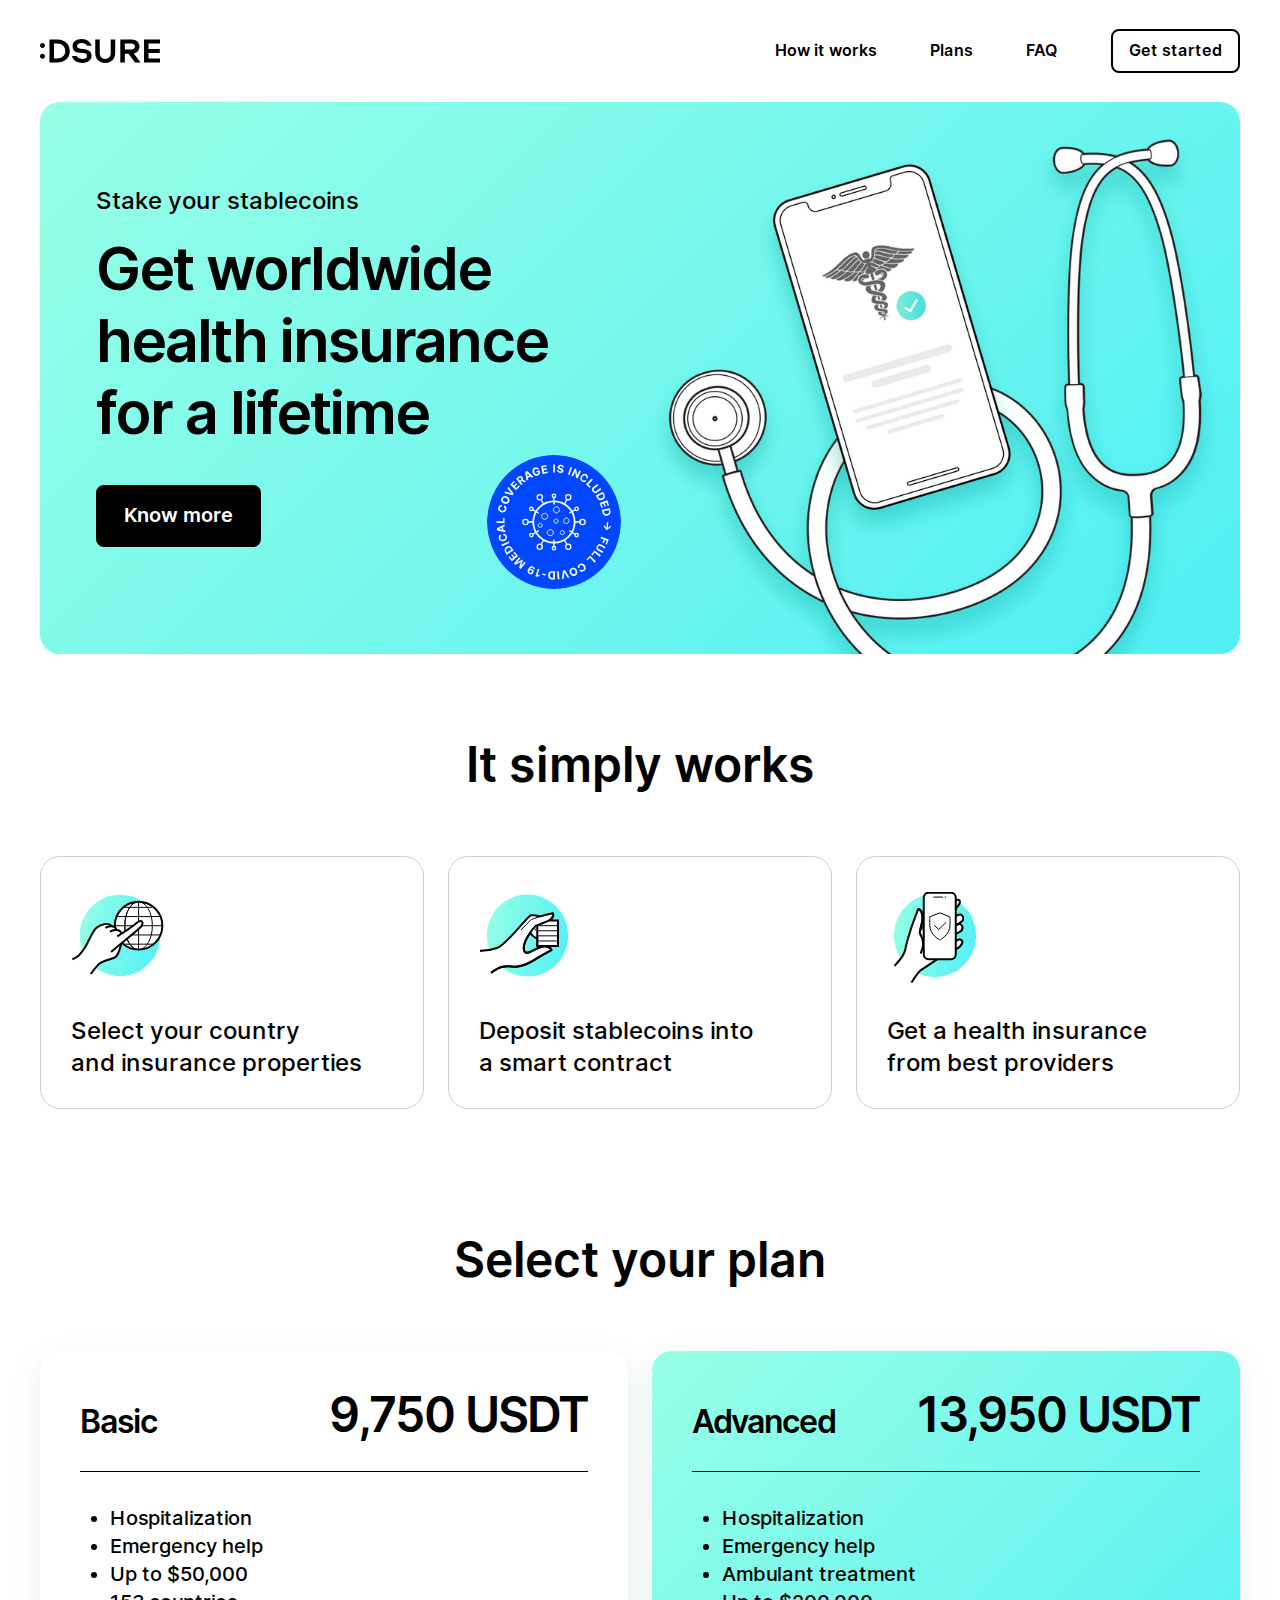
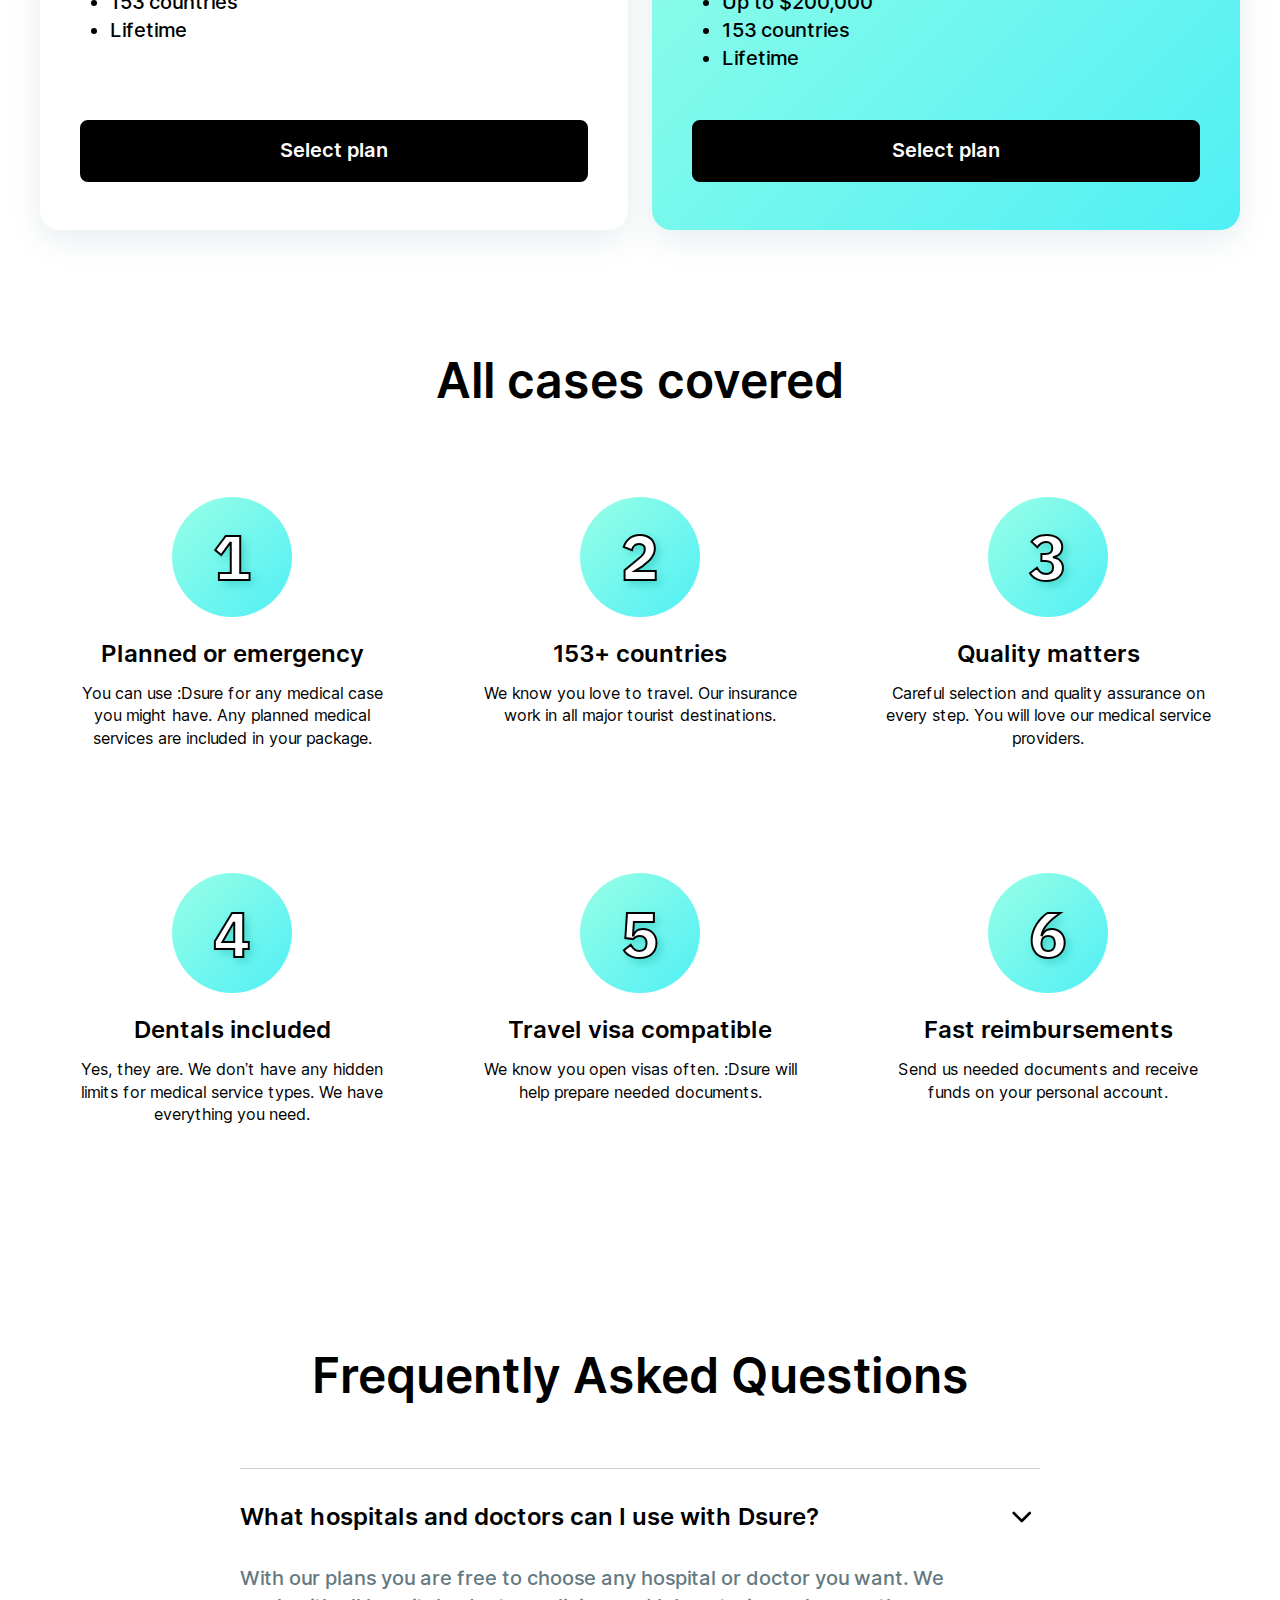
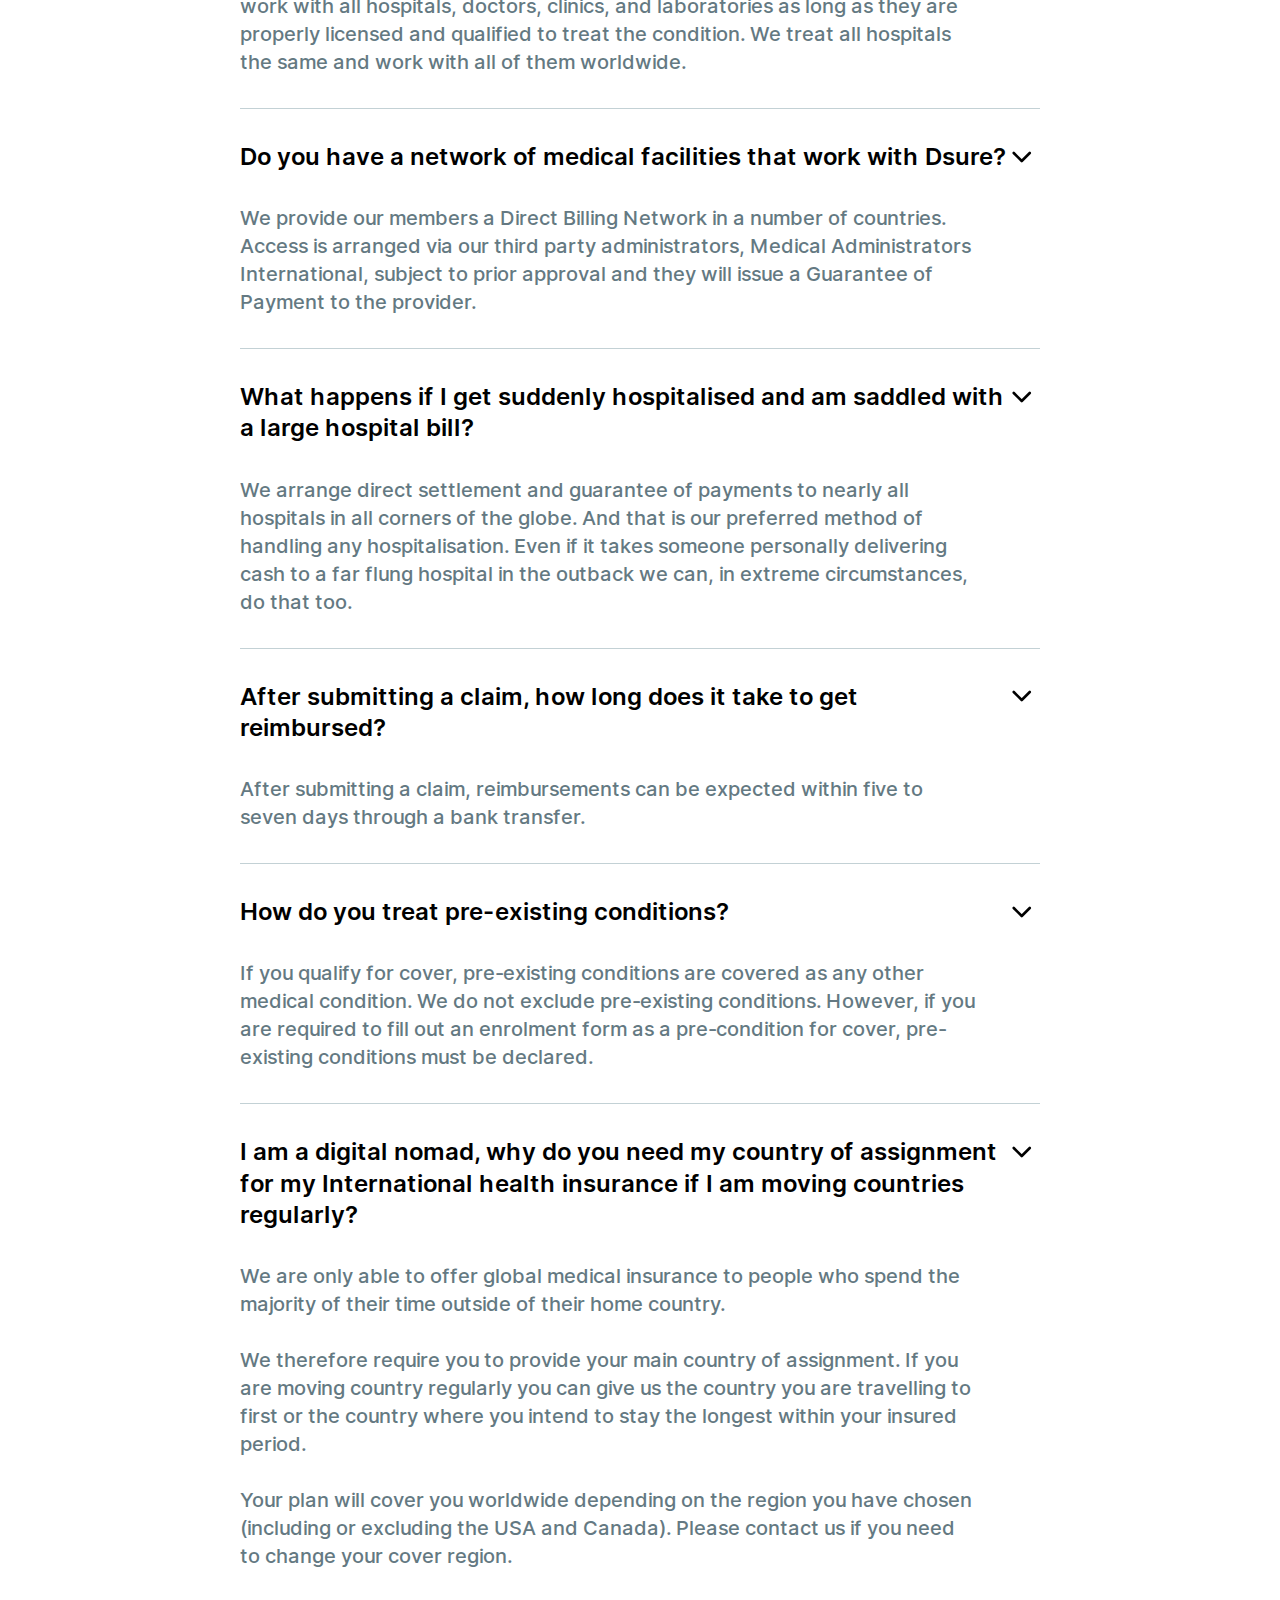
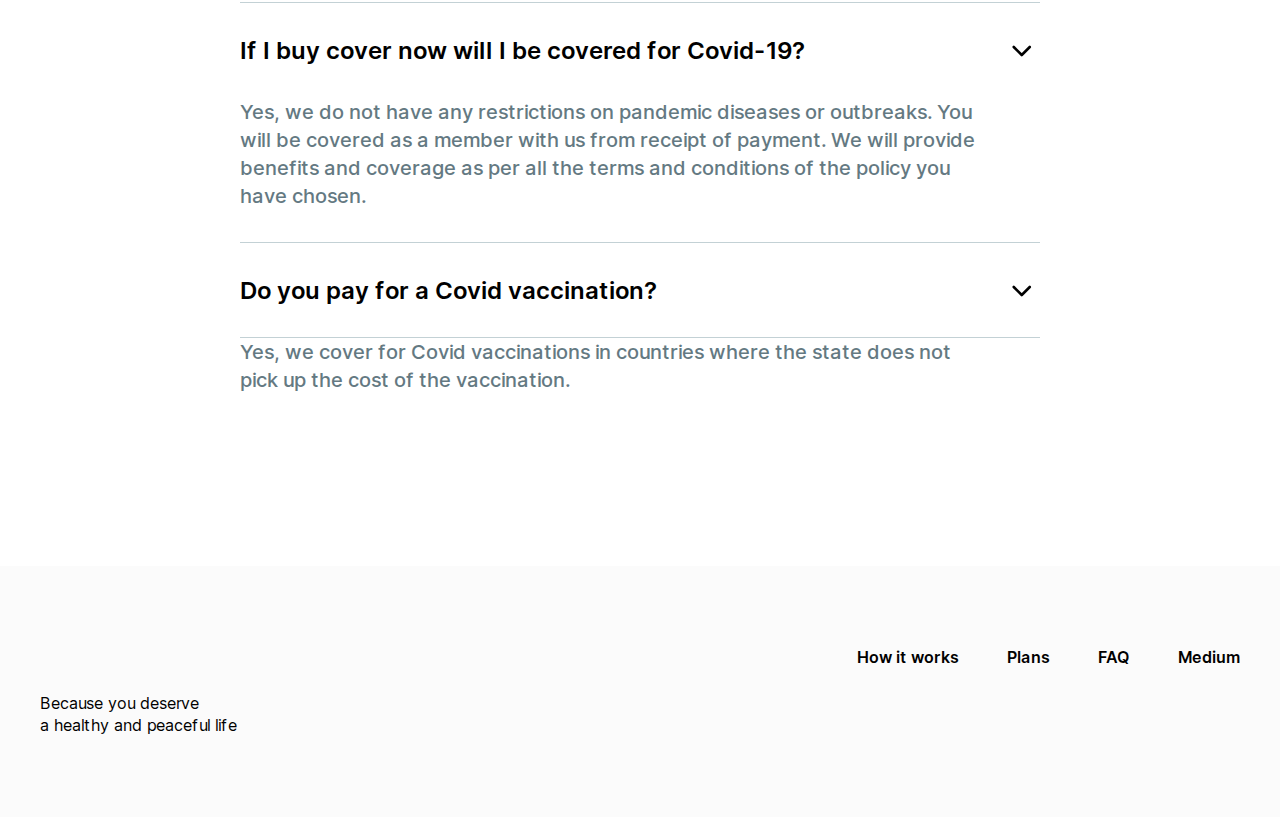
<file: index.html>
<!DOCTYPE html><!--  This site was created in Webflow. http://www.webflow.com  -->
<!--  Last Published: Sat Dec 18 2021 18:10:12 GMT+0000 (Coordinated Universal Time)  -->
<html data-wf-page="60ee950ad4eeb4ed43a5aa23" data-wf-site="60ee950ad4eeb43ef3a5aa03">
<head>
  <meta charset="utf-8">
  <title>Worldwide health insurance</title>
  <meta content="Get worldwide health insurance for a lifetime" name="description">
  <meta content="Stake your stablecoins. Get worldwide health insurance for a lifetime" property="og:title">
  <meta content="Get worldwide health insurance for a lifetime" property="og:description">
  <meta content="https://uploads-ssl.webflow.com/60ee950ad4eeb43ef3a5aa03/60f55e52cd59a3cb12666e90_opengraph.jpg" property="og:image">
  <meta content="Stake your stablecoins. Get worldwide health insurance for a lifetime" property="twitter:title">
  <meta content="Get worldwide health insurance for a lifetime" property="twitter:description">
  <meta content="https://uploads-ssl.webflow.com/60ee950ad4eeb43ef3a5aa03/60f55e52cd59a3cb12666e90_opengraph.jpg" property="twitter:image">
  <meta property="og:type" content="website">
  <meta content="summary_large_image" name="twitter:card">
  <meta content="width=device-width, initial-scale=1" name="viewport">
  <meta content="Webflow" name="generator">
  <link href="css/normalize.css" rel="stylesheet" type="text/css">
  <link href="css/webflow.css" rel="stylesheet" type="text/css">
  <link href="css/dsure.webflow.css" rel="stylesheet" type="text/css">
  <!-- [if lt IE 9]><script src="https://cdnjs.cloudflare.com/ajax/libs/html5shiv/3.7.3/html5shiv.min.js" type="text/javascript"></script><![endif] -->
  <script type="text/javascript">!function(o,c){var n=c.documentElement,t=" w-mod-";n.className+=t+"js",("ontouchstart"in o||o.DocumentTouch&&c instanceof DocumentTouch)&&(n.className+=t+"touch")}(window,document);</script>
  <link href="images/favicon.jpg" rel="shortcut icon" type="image/x-icon">
  <link href="images/webclip.jpg" rel="apple-touch-icon"><!--  Privado Notice start  -->
  <script src="https://www.cdn.privado.ai/61b0743f704e4d80847c021aadaf88c0.js" type="text/javascript"></script>
  <!--  Privado Notice end  -->
  <meta name="robots" content="noindex, nofollow">
  <meta name="author" content="wtw">
</head>
<body>
<div class="navbar">
  <div class="menu-mobile">
    <div class="nav_menu-mobile">
      <a href="/#how-it-works" class="nav_link w-inline-block">
        <div>How it works</div>
      </a>
      <a href="/#calculate" class="nav_link w-inline-block">
        <div>Plans</div>
      </a>
      <a href="/#faq" class="nav_link w-inline-block">
        <div>FAQ</div>
      </a>
      <div>
        <a href="https://app.dsure.io/" class="ghost-button w-inline-block">
          <div>Get started</div>
        </a>
      </div>
    </div>
  </div>
  <div class="menu-desktop">
    <div class="nav_container">
      <a href="index.html" aria-current="page" class="nav_logo-link w-inline-block w--current"><img src="images/logo-dsure.svg" loading="lazy" width="120" height="24" alt="" class="nav_logo"></a>
      <div class="nav_menu">
        <a href="/#how-it-works" class="nav_link w-inline-block">
          <div>How it works</div>
        </a>
        <a href="/#calculate" class="nav_link w-inline-block">
          <div>Plans</div>
        </a>
        <a href="/#faq" class="nav_link w-inline-block">
          <div>FAQ</div>
        </a>
        <a href="https://app.dsure.io/" class="ghost-button w-inline-block">
          <div>Get started</div>
        </a>
      </div>
    </div>
    <div data-w-id="12133647-1acf-6cfe-88ab-1801c05bcdba" class="nav_burger-wrap">
      <div data-w-id="12133647-1acf-6cfe-88ab-1801c05bcdbb" data-animation-type="lottie" data-src="documents/lottie-burger.json" data-loop="0" data-direction="1" data-autoplay="0" data-is-ix2-target="1" data-renderer="svg" data-default-duration="3" data-duration="0" data-ix2-initial-state="0.1" class="nav_burger"></div>
    </div>
  </div>
</div>
<div class="section first wf-section">
  <div class="hero">
    <div class="hero_col content">
      <div class="body-text-m s-16">Stake your stablecoins</div>
      <div class="spacer _16 s-9"></div>
      <h1 class="hero_h1 s-32">Get worldwide health insurance for a lifetime</h1>
      <div class="hero_btn-wrapper">
        <a href="#calculate" class="primary-button btn-fullwidth w-inline-block">
          <div>Know more</div>
        </a>
        <div class="hero_badge-wrapper s-hidden"><img src="images/covidfree.svg" loading="lazy" width="134" height="134" alt="" class="hero__badge">
          <div class="w-embed">
            <style>
              @keyframes rotate {
                0% {
                  transform: rotate(0deg);
                }
                100% {
                  transform: rotate(360deg);
                }
              }
              .hero__badge {
                animation: 14s rotate infinite;
                animation-timing-function: linear;
              }
            </style>
          </div>
        </div>
      </div>
    </div>
    <div class="hero_col img">
      <div class="hero-img_wrapper"><img src="images/img-hero-1.png" loading="lazy" height="293" width="275" alt="" class="hero_img mobile"><img src="images/desk-img-hero-1.png" loading="lazy" width="600" height="640" srcset="images/desk-img-hero-1-p-500.png 500w, images/desk-img-hero-1-p-800.png 800w, images/desk-img-hero-1.png 1200w" sizes="(max-width: 479px) 100vw, (max-width: 767px) 315px, (max-width: 991px) 268px, 50vw" alt="" class="hero_img"></div>
      <div class="hero_badge-wrapper s-display"><img src="images/covidfree.svg" loading="lazy" width="134" height="134" alt="" class="hero__badge"></div>
    </div>
  </div>
  <div class="w-embed">
    <style>
      .section {
        outline: none;
      }
    </style>
  </div>
</div>
<div id="how-it-works" class="section wf-section">
  <div class="container">
    <div class="spacer s-60"></div>
    <div class="heading_wrapper">
      <h2 class="h2 s-32">It simply works</h2>
      <div class="spacer _60 s-40"></div>
    </div>
    <div class="how-it-works_grid">
      <div class="how_card">
        <div><img src="images/icons-3.svg" loading="lazy" width="96" height="96" alt="" class="how_con"></div>
        <div class="spacer _32"></div>
        <h3 class="body-text-m s-20">Select your country <br>and insurance properties</h3>
      </div>
      <div class="how_card">
        <div><img src="images/icons-1.svg" loading="lazy" width="96" height="96" alt="" class="how_con"></div>
        <div class="spacer _32"></div>
        <h3 class="body-text-m s-20">Deposit stablecoins into<br> a smart contract</h3>
      </div>
      <div class="how_card">
        <div><img src="images/icons-2.svg" loading="lazy" width="96" height="96" alt="" class="how_con"></div>
        <div class="spacer _32"></div>
        <h3 class="body-text-m s-20">Get a health insurance<br>from best providers</h3>
      </div>
    </div>
  </div>
</div>
<div id="calculate" class="section wf-section">
  <div class="container">
    <div class="spacer"></div>
    <div class="spacer _40"></div>
    <div class="heading_wrapper">
      <h2 class="h2 s-32">Select your plan</h2>
      <div class="spacer _60 s-40"></div>
    </div>
    <div class="plans_wrapper">
      <div class="plan_card">
        <div class="plan-card_header">
          <h3 class="plan_title">Basic</h3>
          <div class="plan_price">9,750 USDT</div>
        </div>
        <ul role="list" class="list">
          <li class="body-text-sm">
            <div>Hospitalization</div>
          </li>
          <li class="body-text-sm">
            <div>Emergency help</div>
          </li>
          <li class="body-text-sm">
            <div>Up to $50,000</div>
          </li>
          <li class="body-text-sm">
            <div>153 countries</div>
          </li>
          <li class="body-text-sm">
            <div>Lifetime</div>
          </li>
        </ul>
        <div class="plan_btn-wrapper basic">
          <a href="https://app.dsure.io/" class="primary-button btn-fullwidth w-inline-block">
            <div>Select plan</div>
          </a>
        </div>
      </div>
      <div class="plan_card plan-gradient">
        <div class="plan-card_header">
          <h3 class="plan_title">Advanced</h3>
          <div class="plan_price">13,950 USDT</div>
        </div>
        <ul role="list" class="list">
          <li class="body-text-sm">
            <div>Hospitalization</div>
          </li>
          <li class="body-text-sm">
            <div>Emergency help</div>
          </li>
          <li class="body-text-sm">
            <div>Ambulant treatment</div>
          </li>
          <li class="body-text-sm">
            <div>Up to $200,000</div>
          </li>
          <li class="body-text-sm">
            <div>153 countries</div>
          </li>
          <li class="body-text-sm">
            <div>Lifetime</div>
          </li>
        </ul>
        <div class="plan_btn-wrapper advanced">
          <a href="https://app.dsure.io/" class="primary-button btn-fullwidth w-inline-block">
            <div>Select plan</div>
          </a>
        </div>
      </div>
    </div>
  </div>
  <div class="spacer s-40"></div>
</div>
<div class="section wf-section">
  <div class="container">
    <div class="spacer _40"></div>
    <div class="heading_wrapper">
      <h2 class="h2">All cases covered</h2>
      <div class="spacer _60 s-40"></div>
    </div>
    <div class="covering_grid">
      <div class="covering_card">
        <div>
          <div class="figures_gradient">
            <div class="outline-figure">1</div>
          </div>
        </div>
        <div class="spacer _21"></div>
        <h3 class="h3">Planned or emergency</h3>
        <div class="spacer _13"></div>
        <p class="p-regular">You can use :Dsure for any medical case you might have. Any planned medical services are included in your package.</p>
      </div>
      <div class="covering_card">
        <div>
          <div class="figures_gradient">
            <div class="outline-figure">2</div>
          </div>
        </div>
        <div class="spacer _21"></div>
        <h3 class="h3">153+ countries</h3>
        <div class="spacer _13"></div>
        <p class="p-regular">We know you love to travel. Our insurance work in all major tourist destinations.</p>
      </div>
      <div class="covering_card">
        <div>
          <div class="figures_gradient">
            <div class="outline-figure">3</div>
          </div>
        </div>
        <div class="spacer _21"></div>
        <h3 class="h3">Quality matters</h3>
        <div class="spacer _13"></div>
        <p class="p-regular">Careful selection and quality assurance on every step. You will love our medical service providers.</p>
      </div>
      <div class="covering_card">
        <div>
          <div class="figures_gradient">
            <div class="outline-figure">4</div>
          </div>
        </div>
        <div class="spacer _21"></div>
        <h3 class="h3">Dentals included</h3>
        <div class="spacer _13"></div>
        <p class="p-regular">Yes, they are. We don’t have any hidden limits for medical service types. We have everything you need.</p>
      </div>
      <div class="covering_card">
        <div>
          <div class="figures_gradient">
            <div class="outline-figure">5</div>
          </div>
        </div>
        <div class="spacer _21"></div>
        <h3 class="h3">Travel visa compatible</h3>
        <div class="spacer _13"></div>
        <p class="p-regular">We know you open visas often. :Dsure will help prepare needed documents.</p>
      </div>
      <div class="covering_card">
        <div>
          <div class="figures_gradient">
            <div class="outline-figure">6</div>
          </div>
        </div>
        <div class="spacer _21"></div>
        <h3 class="h3">Fast reimbursements</h3>
        <div class="spacer _13"></div>
        <p class="p-regular">Send us needed documents and receive funds on your personal account.</p>
      </div>
      <div class="w-embed">
        <style>
          .outline-figure {
            -webkit-text-fill-color: white;
            -webkit-background-clip: text;
            -webkit-text-stroke: 2px black;
          }
        </style>
      </div>
    </div>
    <div class="spacer s-40"></div>
  </div>
</div>
<div class="section trusted-by wf-section">
  <div class="container">
    <div class="spacer _40"></div>
    <div class="heading_wrapper">
      <h2 class="h2 s-32">Trusted by many</h2>
      <div class="spacer _60 s-40"></div>
    </div>
  </div>
  <div data-delay="4000" data-animation="slide" class="slider w-slider" data-autoplay="false" data-easing="ease" data-hide-arrows="false" data-disable-swipe="false" data-autoplay-limit="0" data-nav-spacing="3" data-duration="500" data-infinite="true">
    <div class="slider_mask w-slider-mask">
      <div class="w-slide">
        <div class="slider_container">
          <div class="slider__content">
            <p class="slider_text">Dsure allowed me to travel with insurance and without worries. Top-notch support and service, highly recommended</p>
            <div class="spacer _32"></div>
            <div class="slider__author"><img src="images/img-icon.png" loading="lazy" width="64" height="64" alt="" class="slider__photo">
              <div class="slider__author-title">
                <div><strong class="bold">Vitalik Buterin,</strong> Ethereum founder</div>
              </div>
            </div>
          </div>
        </div>
      </div>
      <div class="w-slide">
        <div class="slider_container">
          <div class="slider__content">
            <p class="slider_text">Dsure allowed me to travel with insurance and without worries. Top-notch support and service, highly recommended</p>
            <div class="spacer _32"></div>
            <div class="slider__author"><img src="images/img-icon.png" loading="lazy" width="64" height="64" alt="" class="slider__photo">
              <div class="slider__author-title">
                <div><strong class="bold">Vitalik Buterin,</strong> Ethereum founder</div>
              </div>
            </div>
          </div>
        </div>
      </div>
    </div>
    <div class="slider_arrow w-slider-arrow-left">
      <div class="w-icon-slider-left"></div>
    </div>
    <div class="slider_arrow w-slider-arrow-right">
      <div class="w-icon-slider-right"></div>
    </div>
    <div class="w-slider-nav w-round"></div>
  </div>
  <div class="spacer s-60"></div>
</div>
<div id="faq" class="section wf-section">
  <div class="container">
    <div class="spacer _40"></div>
    <div class="heading_wrapper">
      <h2 class="h2 s-32">Frequently Asked Questions</h2>
      <div class="spacer _60 s-40"></div>
    </div>
  </div>
  <div class="faq-wrapper">
    <div class="faq-question-wrap">
      <div class="faq_question-bar">
        <h3 class="h3 s-20">What hospitals and doctors can I use with Dsure?</h3>
        <div class="faq_icon-wrap"><img src="images/faq-icon.svg" loading="lazy" height="12" alt="" class="faq_icon"></div>
      </div>
      <div class="faq-content">
        <p class="faq-answer">With our plans you are free to choose any hospital or doctor you want. We work with all hospitals, doctors, clinics, and laboratories as long as they are properly licensed and qualified to treat the condition. We treat all hospitals the same and work with all of them worldwide.</p>
      </div>
    </div>
    <div class="faq-question-wrap">
      <div class="faq_question-bar">
        <h3 class="h3 s-20">Do you have a network of medical facilities that work with Dsure?</h3>
        <div class="faq_icon-wrap"><img src="images/faq-icon.svg" loading="lazy" height="12" alt="" class="faq_icon"></div>
      </div>
      <div class="faq-content">
        <p class="faq-answer">We provide our members a Direct Billing Network in a number of countries. Access is arranged via our third party administrators, Medical Administrators International, subject to prior approval and they will issue a Guarantee of Payment to the provider.</p>
      </div>
    </div>
    <div class="faq-question-wrap">
      <div class="faq_question-bar">
        <h3 class="h3 s-20">What happens if I get suddenly hospitalised and am saddled with a large hospital bill?</h3>
        <div class="faq_icon-wrap"><img src="images/faq-icon.svg" loading="lazy" height="12" alt="" class="faq_icon"></div>
      </div>
      <div class="faq-content">
        <p class="faq-answer">We arrange direct settlement and guarantee of payments to nearly all hospitals in all corners of the globe. And that is our preferred method of handling any hospitalisation. Even if it takes someone personally delivering cash to a far flung hospital in the outback we can, in extreme circumstances, do that too.</p>
      </div>
    </div>
    <div class="faq-question-wrap">
      <div class="faq_question-bar">
        <h3 class="h3 s-20">After submitting a claim, how long does it take to get reimbursed?</h3>
        <div class="faq_icon-wrap"><img src="images/faq-icon.svg" loading="lazy" height="12" alt="" class="faq_icon"></div>
      </div>
      <div class="faq-content">
        <p class="faq-answer">After submitting a claim, reimbursements can be expected within five to seven days through a bank transfer.</p>
      </div>
    </div>
    <div class="faq-question-wrap">
      <div class="faq_question-bar">
        <h3 class="h3 s-20">How do you treat pre-existing conditions?</h3>
        <div class="faq_icon-wrap"><img src="images/faq-icon.svg" loading="lazy" height="12" alt="" class="faq_icon"></div>
      </div>
      <div class="faq-content">
        <p class="faq-answer">If you qualify for cover, pre-existing conditions are covered as any other medical condition. We do not exclude pre-existing conditions. However, if you are required to fill out an enrolment form as a pre-condition for cover, pre-existing conditions must be declared.<br></p>
      </div>
    </div>
    <div class="faq-question-wrap">
      <div class="faq_question-bar">
        <h3 class="h3 s-20">I am a digital nomad, why do you need my country of assignment for my International health insurance if I am moving countries regularly?</h3>
        <div class="faq_icon-wrap"><img src="images/faq-icon.svg" loading="lazy" height="12" alt="" class="faq_icon"></div>
      </div>
      <div class="faq-content">
        <p class="faq-answer">We are only able to offer global medical insurance to people who spend the majority of their time outside of their home country.<br>‍<br>We therefore require you to provide your main country of assignment. If you are moving country regularly you can give us the country you are travelling to first or the country where you intend to stay the longest within your insured period.<br><br>Your plan will cover you worldwide depending on the region you have chosen (including or excluding the USA and Canada). Please contact us if you need to change your cover region.<br></p>
      </div>
    </div>
    <div class="faq-question-wrap">
      <div class="faq_question-bar">
        <h3 class="h3 s-20">If I buy cover now will I be covered for Covid-19?</h3>
        <div class="faq_icon-wrap"><img src="images/faq-icon.svg" loading="lazy" height="12" alt="" class="faq_icon"></div>
      </div>
      <div class="faq-content">
        <p class="faq-answer">Yes, we do not have any restrictions on pandemic diseases or outbreaks. You will be covered as a member with us from receipt of payment. We will provide benefits and coverage as per all the terms and conditions of the policy you have chosen.<br></p>
      </div>
    </div>
    <div class="faq-question-wrap">
      <div class="faq_question-bar last">
        <h3 class="h3 s-20">Do you pay for a Covid vaccination?</h3>
        <div class="faq_icon-wrap"><img src="images/faq-icon.svg" loading="lazy" height="12" alt="" class="faq_icon"></div>
        <div class="faq_border"></div>
      </div>
      <div class="faq-content last">
        <p class="faq-answer">Yes, we cover for Covid vaccinations in countries where the state does not pick up the cost of the vaccination.</p>
      </div>
    </div>
  </div>
  <div class="spacer _60 s-40"></div>
  <div class="heading_wrapper faq-button_hidden">
    <a href="faq.html" class="primary-button w-inline-block">
      <div>More answers</div>
    </a>
  </div>
  <div class="spacer"></div>
</div>
<footer class="footer wf-section">
  <div class="spacer s-40"></div>
  <div class="footer_container">
    <div class="footer-col">
      <a href="index.html" aria-current="page" class="w-inline-block w--current"><img src="images/footer-logo.svg" loading="lazy" width="30" height="24" alt="" class="footer_logo"></a>
      <div class="spacer _21"></div>
      <p>Because you deserve <br>a healthy and peaceful life</p>
    </div>
    <div class="footer_links-wrapper">
      <div>
        <a href="/#how-it-works" class="footer_link">How it works</a>
      </div>
      <div>
        <a href="/#calculate" class="footer_link">Plans</a>
      </div>
      <div>
        <a href="/#faq" class="footer_link">FAQ</a>
      </div>
      <div>
        <a href="https://medium.com/@dsure/dsure-13a93f96bec6" target="_blank" class="footer_link">Medium</a>
      </div>
    </div>
  </div>
  <div class="spacer"></div>
</footer>
<div class="spacer _9 s-0"></div>
<script src="https://d3e54v103j8qbb.cloudfront.net/js/jquery-3.5.1.min.dc5e7f18c8.js?site=60ee950ad4eeb43ef3a5aa03" type="text/javascript" integrity="sha256-9/aliU8dGd2tb6OSsuzixeV4y/faTqgFtohetphbbj0=" crossorigin="anonymous"></script>
<script src="js/webflow.js" type="text/javascript"></script>
<!-- [if lte IE 9]><script src="https://cdnjs.cloudflare.com/ajax/libs/placeholders/3.0.2/placeholders.min.js"></script><![endif] -->
<style>
  .w-slider-dot {
    border-radius: 100px !important;
    width: 2em !important;
    height: 0.4em !important;
    transition: all 0.5s ease;
    background-color: #F4F7F8;
  }
  .w-slider-dot.w-active {
    width: 4em !important;
    background-color: #C3D1D5;
  }
</style>
</body>
</html>
</file>
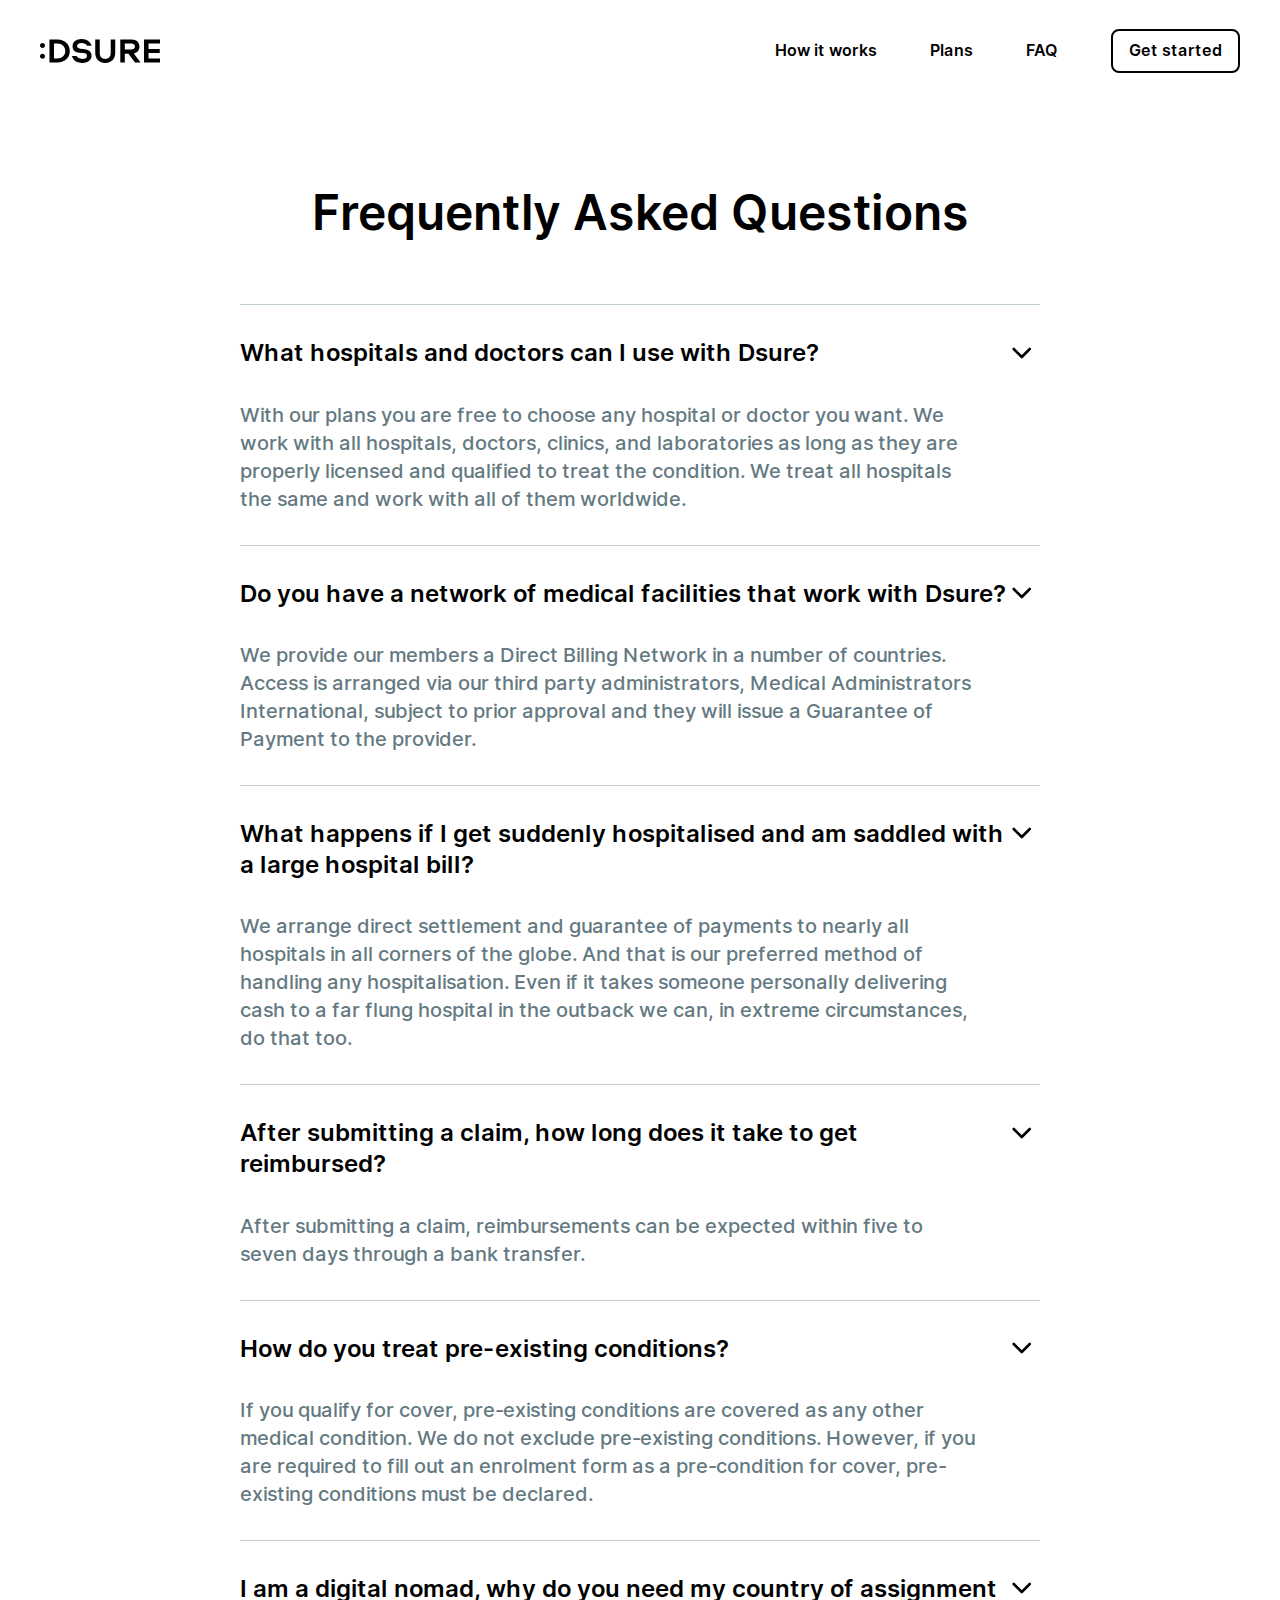
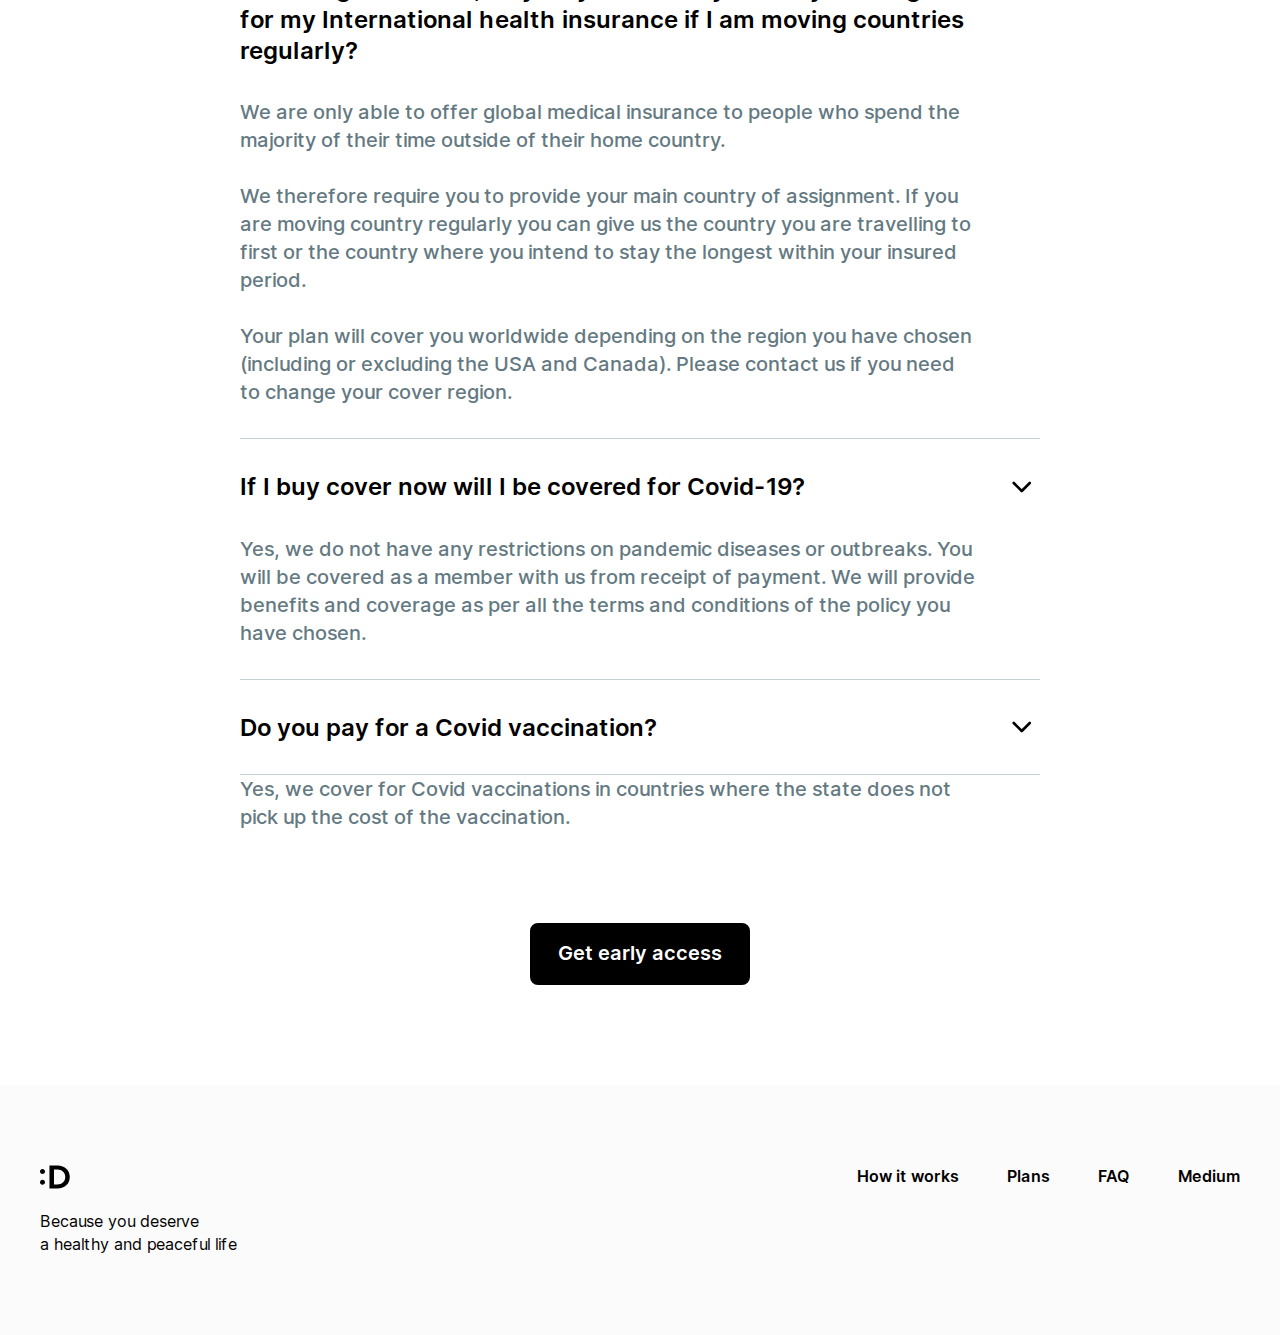
<file: faq.html>
<!DOCTYPE html><!--  This site was created in Webflow. http://www.webflow.com  -->
<!--  Last Published: Sat Dec 18 2021 18:10:12 GMT+0000 (Coordinated Universal Time)  -->
<html data-wf-page="60ee950ad4eeb4d5f2a5aa46" data-wf-site="60ee950ad4eeb43ef3a5aa03">
<head>
  <meta charset="utf-8">
  <title>Frequently Asked Questions</title>
  <meta content="Get a health insurance from best providers" name="description">
  <meta content="Frequently Asked Questions" property="og:title">
  <meta content="Get a health insurance from best providers" property="og:description">
  <meta content="https://uploads-ssl.webflow.com/60ee950ad4eeb43ef3a5aa03/60f55e52cd59a3cb12666e90_opengraph.jpg" property="og:image">
  <meta content="Frequently Asked Questions" property="twitter:title">
  <meta content="Get a health insurance from best providers" property="twitter:description">
  <meta content="https://uploads-ssl.webflow.com/60ee950ad4eeb43ef3a5aa03/60f55e52cd59a3cb12666e90_opengraph.jpg" property="twitter:image">
  <meta property="og:type" content="website">
  <meta content="summary_large_image" name="twitter:card">
  <meta content="width=device-width, initial-scale=1" name="viewport">
  <meta content="Webflow" name="generator">
  <link href="css/normalize.css" rel="stylesheet" type="text/css">
  <link href="css/webflow.css" rel="stylesheet" type="text/css">
  <link href="css/dsure.webflow.css" rel="stylesheet" type="text/css">
  <!-- [if lt IE 9]><script src="https://cdnjs.cloudflare.com/ajax/libs/html5shiv/3.7.3/html5shiv.min.js" type="text/javascript"></script><![endif] -->
  <script type="text/javascript">!function(o,c){var n=c.documentElement,t=" w-mod-";n.className+=t+"js",("ontouchstart"in o||o.DocumentTouch&&c instanceof DocumentTouch)&&(n.className+=t+"touch")}(window,document);</script>
  <link href="images/favicon.jpg" rel="shortcut icon" type="image/x-icon">
  <link href="images/webclip.jpg" rel="apple-touch-icon"><!--  Privado Notice start  -->
  <script src="https://www.cdn.privado.ai/61b0743f704e4d80847c021aadaf88c0.js" type="text/javascript"></script>
  <!--  Privado Notice end  -->
  <meta name="robots" content="noindex, nofollow">
  <meta name="author" content="wtw"><!--  HEAD CODE  -->
</head>
<body>
<div class="navbar">
  <div class="menu-mobile">
    <div class="nav_menu-mobile">
      <a href="/#how-it-works" class="nav_link w-inline-block">
        <div>How it works</div>
      </a>
      <a href="/#calculate" class="nav_link w-inline-block">
        <div>Plans</div>
      </a>
      <a href="/#faq" class="nav_link w-inline-block">
        <div>FAQ</div>
      </a>
      <div>
        <a href="https://app.dsure.io/" class="ghost-button w-inline-block">
          <div>Get started</div>
        </a>
      </div>
    </div>
  </div>
  <div class="menu-desktop">
    <div class="nav_container">
      <a href="index.html" class="nav_logo-link w-inline-block"><img src="images/logo-dsure.svg" loading="lazy" width="120" height="24" alt="" class="nav_logo"></a>
      <div class="nav_menu">
        <a href="/#how-it-works" class="nav_link w-inline-block">
          <div>How it works</div>
        </a>
        <a href="/#calculate" class="nav_link w-inline-block">
          <div>Plans</div>
        </a>
        <a href="/#faq" class="nav_link w-inline-block">
          <div>FAQ</div>
        </a>
        <a href="https://app.dsure.io/" class="ghost-button w-inline-block">
          <div>Get started</div>
        </a>
      </div>
    </div>
    <div data-w-id="12133647-1acf-6cfe-88ab-1801c05bcdba" class="nav_burger-wrap">
      <div data-w-id="12133647-1acf-6cfe-88ab-1801c05bcdbb" data-animation-type="lottie" data-src="documents/lottie-burger.json" data-loop="0" data-direction="1" data-autoplay="0" data-is-ix2-target="1" data-renderer="svg" data-default-duration="3" data-duration="0" data-ix2-initial-state="0.1" class="nav_burger"></div>
    </div>
  </div>
</div>
<div class="section first wf-section">
  <div class="container">
    <div class="spacer"></div>
    <div class="heading_wrapper">
      <h2 class="h2 s-32">Frequently Asked Questions</h2>
      <div class="spacer _60 s-40"></div>
    </div>
  </div>
  <div class="faq-wrapper">
    <div class="faq-question-wrap">
      <div class="faq_question-bar">
        <h3 class="h3 s-20">What hospitals and doctors can I use with Dsure?</h3>
        <div class="faq_icon-wrap"><img src="images/faq-icon.svg" loading="lazy" height="12" alt="" class="faq_icon"></div>
      </div>
      <div class="faq-content">
        <p class="faq-answer">With our plans you are free to choose any hospital or doctor you want. We work with all hospitals, doctors, clinics, and laboratories as long as they are properly licensed and qualified to treat the condition. We treat all hospitals the same and work with all of them worldwide.</p>
      </div>
    </div>
    <div class="faq-question-wrap">
      <div class="faq_question-bar">
        <h3 class="h3 s-20">Do you have a network of medical facilities that work with Dsure?</h3>
        <div class="faq_icon-wrap"><img src="images/faq-icon.svg" loading="lazy" height="12" alt="" class="faq_icon"></div>
      </div>
      <div class="faq-content">
        <p class="faq-answer">We provide our members a Direct Billing Network in a number of countries. Access is arranged via our third party administrators, Medical Administrators International, subject to prior approval and they will issue a Guarantee of Payment to the provider.</p>
      </div>
    </div>
    <div class="faq-question-wrap">
      <div class="faq_question-bar">
        <h3 class="h3 s-20">What happens if I get suddenly hospitalised and am saddled with a large hospital bill?</h3>
        <div class="faq_icon-wrap"><img src="images/faq-icon.svg" loading="lazy" height="12" alt="" class="faq_icon"></div>
      </div>
      <div class="faq-content">
        <p class="faq-answer">We arrange direct settlement and guarantee of payments to nearly all hospitals in all corners of the globe. And that is our preferred method of handling any hospitalisation. Even if it takes someone personally delivering cash to a far flung hospital in the outback we can, in extreme circumstances, do that too.</p>
      </div>
    </div>
    <div class="faq-question-wrap">
      <div class="faq_question-bar">
        <h3 class="h3 s-20">After submitting a claim, how long does it take to get reimbursed?</h3>
        <div class="faq_icon-wrap"><img src="images/faq-icon.svg" loading="lazy" height="12" alt="" class="faq_icon"></div>
      </div>
      <div class="faq-content">
        <p class="faq-answer">After submitting a claim, reimbursements can be expected within five to seven days through a bank transfer.</p>
      </div>
    </div>
    <div class="faq-question-wrap">
      <div class="faq_question-bar">
        <h3 class="h3 s-20">How do you treat pre-existing conditions?</h3>
        <div class="faq_icon-wrap"><img src="images/faq-icon.svg" loading="lazy" height="12" alt="" class="faq_icon"></div>
      </div>
      <div class="faq-content">
        <p class="faq-answer">If you qualify for cover, pre-existing conditions are covered as any other medical condition. We do not exclude pre-existing conditions. However, if you are required to fill out an enrolment form as a pre-condition for cover, pre-existing conditions must be declared.</p>
      </div>
    </div>
    <div class="faq-question-wrap">
      <div class="faq_question-bar">
        <h3 class="h3 s-20">I am a digital nomad, why do you need my country of assignment for my International health insurance if I am moving countries regularly?</h3>
        <div class="faq_icon-wrap"><img src="images/faq-icon.svg" loading="lazy" height="12" alt="" class="faq_icon"></div>
      </div>
      <div class="faq-content">
        <p class="faq-answer">We are only able to offer global medical insurance to people who spend the majority of their time outside of their home country.<br>‍<br>We therefore require you to provide your main country of assignment. If you are moving country regularly you can give us the country you are travelling to first or the country where you intend to stay the longest within your insured period.<br>‍<br>Your plan will cover you worldwide depending on the region you have chosen (including or excluding the USA and Canada). Please contact us if you need to change your cover region.<br></p>
      </div>
    </div>
    <div class="faq-question-wrap">
      <div class="faq_question-bar">
        <h3 class="h3 s-20">If I buy cover now will I be covered for Covid-19?</h3>
        <div class="faq_icon-wrap"><img src="images/faq-icon.svg" loading="lazy" height="12" alt="" class="faq_icon"></div>
      </div>
      <div class="faq-content">
        <p class="faq-answer">Yes, we do not have any restrictions on pandemic diseases or outbreaks. You will be covered as a member with us from receipt of payment. We will provide benefits and coverage as per all the terms and conditions of the policy you have chosen.<br></p>
      </div>
    </div>
    <div class="faq-question-wrap">
      <div class="faq_question-bar last">
        <h3 class="h3 s-20">Do you pay for a Covid vaccination?</h3>
        <div class="faq_icon-wrap"><img src="images/faq-icon.svg" loading="lazy" height="12" alt="" class="faq_icon"></div>
        <div class="faq_border"></div>
      </div>
      <div class="faq-content">
        <p class="faq-answer">Yes, we cover for Covid vaccinations in countries where the state does not pick up the cost of the vaccination.</p>
      </div>
    </div>
  </div>
  <div class="spacer _60 s-40"></div>
  <div class="heading_wrapper">
    <a href="https://docs.google.com/forms/d/e/1FAIpQLSc26cfZbvkZDPE8Ga0D0bC68Y0y32ZtEDdSYjc1Z-K9Wwverg/viewform" target="_blank" class="primary-button w-inline-block">
      <div>Get early access</div>
    </a>
  </div>
  <div class="spacer _100 s-80"></div>
</div>
<footer class="footer wf-section">
  <div class="spacer s-40"></div>
  <div class="footer_container">
    <div class="footer-col">
      <a href="index.html" class="w-inline-block"><img src="images/footer-logo.svg" loading="lazy" width="30" height="24" alt="" class="footer_logo"></a>
      <div class="spacer _21"></div>
      <p>Because you deserve <br>a healthy and peaceful life</p>
    </div>
    <div class="footer_links-wrapper">
      <div>
        <a href="/#how-it-works" class="footer_link">How it works</a>
      </div>
      <div>
        <a href="/#calculate" class="footer_link">Plans</a>
      </div>
      <div>
        <a href="/#faq" class="footer_link">FAQ</a>
      </div>
      <div>
        <a href="https://medium.com/@dsure/dsure-13a93f96bec6" target="_blank" class="footer_link">Medium</a>
      </div>
    </div>
  </div>
  <div class="spacer"></div>
</footer>
<script src="https://d3e54v103j8qbb.cloudfront.net/js/jquery-3.5.1.min.dc5e7f18c8.js?site=60ee950ad4eeb43ef3a5aa03" type="text/javascript" integrity="sha256-9/aliU8dGd2tb6OSsuzixeV4y/faTqgFtohetphbbj0=" crossorigin="anonymous"></script>
<script src="js/webflow.js" type="text/javascript"></script>
<!-- [if lte IE 9]><script src="https://cdnjs.cloudflare.com/ajax/libs/placeholders/3.0.2/placeholders.min.js"></script><![endif] -->
<!--  FOOTER CODE  -->
</body>
</html>
</file>
<file: css/webflow.css>
@font-face {
  font-family: 'webflow-icons';
  src: url("[data-uri]") format('truetype');
  font-weight: normal;
  font-style: normal;
}
[class^="w-icon-"],
[class*=" w-icon-"] {
  /* use !important to prevent issues with browser extensions that change fonts */
  font-family: 'webflow-icons' !important;
  speak: none;
  font-style: normal;
  font-weight: normal;
  font-variant: normal;
  text-transform: none;
  line-height: 1;
  /* Better Font Rendering =========== */
  -webkit-font-smoothing: antialiased;
  -moz-osx-font-smoothing: grayscale;
}
.w-icon-slider-right:before {
  content: "\e600";
}
.w-icon-slider-left:before {
  content: "\e601";
}
.w-icon-nav-menu:before {
  content: "\e602";
}
.w-icon-arrow-down:before,
.w-icon-dropdown-toggle:before {
  content: "\e603";
}
.w-icon-file-upload-remove:before {
  content: "\e900";
}
.w-icon-file-upload-icon:before {
  content: "\e903";
}
* {
  -webkit-box-sizing: border-box;
  -moz-box-sizing: border-box;
  box-sizing: border-box;
}
html {
  height: 100%;
}
body {
  margin: 0;
  min-height: 100%;
  background-color: #fff;
  font-family: Arial, sans-serif;
  font-size: 14px;
  line-height: 20px;
  color: #333;
}
img {
  max-width: 100%;
  vertical-align: middle;
  display: inline-block;
}
html.w-mod-touch * {
  background-attachment: scroll !important;
}
.w-block {
  display: block;
}
.w-inline-block {
  max-width: 100%;
  display: inline-block;
}
.w-clearfix:before,
.w-clearfix:after {
  content: " ";
  display: table;
  grid-column-start: 1;
  grid-row-start: 1;
  grid-column-end: 2;
  grid-row-end: 2;
}
.w-clearfix:after {
  clear: both;
}
.w-hidden {
  display: none;
}
.w-button {
  display: inline-block;
  padding: 9px 15px;
  background-color: #3898EC;
  color: white;
  border: 0;
  line-height: inherit;
  text-decoration: none;
  cursor: pointer;
  border-radius: 0;
}
input.w-button {
  -webkit-appearance: button;
}
html[data-w-dynpage] [data-w-cloak] {
  color: transparent !important;
}
.w-webflow-badge,
.w-webflow-badge * {
  position: static;
  left: auto;
  top: auto;
  right: auto;
  bottom: auto;
  z-index: auto;
  display: block;
  visibility: visible;
  overflow: visible;
  overflow-x: visible;
  overflow-y: visible;
  box-sizing: border-box;
  width: auto;
  height: auto;
  max-height: none;
  max-width: none;
  min-height: 0;
  min-width: 0;
  margin: 0;
  padding: 0;
  float: none;
  clear: none;
  border: 0 none transparent;
  border-radius: 0;
  background: none;
  background-image: none;
  background-position: 0% 0%;
  background-size: auto auto;
  background-repeat: repeat;
  background-origin: padding-box;
  background-clip: border-box;
  background-attachment: scroll;
  background-color: transparent;
  box-shadow: none;
  opacity: 1.0;
  transform: none;
  transition: none;
  direction: ltr;
  font-family: inherit;
  font-weight: inherit;
  color: inherit;
  font-size: inherit;
  line-height: inherit;
  font-style: inherit;
  font-variant: inherit;
  text-align: inherit;
  letter-spacing: inherit;
  text-decoration: inherit;
  text-indent: 0;
  text-transform: inherit;
  list-style-type: disc;
  text-shadow: none;
  font-smoothing: auto;
  vertical-align: baseline;
  cursor: inherit;
  white-space: inherit;
  word-break: normal;
  word-spacing: normal;
  word-wrap: normal;
}
.w-webflow-badge {
  position: fixed !important;
  display: inline-block !important;
  visibility: visible !important;
  opacity: 1 !important;
  z-index: 2147483647 !important;
  top: auto !important;
  right: 12px !important;
  bottom: 12px !important;
  left: auto !important;
  color: #AAADB0 !important;
  background-color: #fff !important;
  border-radius: 3px !important;
  padding: 6px 8px 6px 6px !important;
  font-size: 12px !important;
  opacity: 1.0 !important;
  line-height: 14px !important;
  text-decoration: none !important;
  transform: none !important;
  margin: 0 !important;
  width: auto !important;
  height: auto !important;
  overflow: visible !important;
  white-space: nowrap;
  box-shadow: 0 0 0 1px rgba(0, 0, 0, 0.1), 0px 1px 3px rgba(0, 0, 0, 0.1);
  cursor: pointer;
}
.w-webflow-badge > img {
  display: inline-block !important;
  visibility: visible !important;
  opacity: 1 !important;
  vertical-align: middle !important;
}
h1,
h2,
h3,
h4,
h5,
h6 {
  font-weight: bold;
  margin-bottom: 10px;
}
h1 {
  font-size: 38px;
  line-height: 44px;
  margin-top: 20px;
}
h2 {
  font-size: 32px;
  line-height: 36px;
  margin-top: 20px;
}
h3 {
  font-size: 24px;
  line-height: 30px;
  margin-top: 20px;
}
h4 {
  font-size: 18px;
  line-height: 24px;
  margin-top: 10px;
}
h5 {
  font-size: 14px;
  line-height: 20px;
  margin-top: 10px;
}
h6 {
  font-size: 12px;
  line-height: 18px;
  margin-top: 10px;
}
p {
  margin-top: 0;
  margin-bottom: 10px;
}
blockquote {
  margin: 0 0 10px 0;
  padding: 10px 20px;
  border-left: 5px solid #E2E2E2;
  font-size: 18px;
  line-height: 22px;
}
figure {
  margin: 0;
  margin-bottom: 10px;
}
figcaption {
  margin-top: 5px;
  text-align: center;
}
ul,
ol {
  margin-top: 0px;
  margin-bottom: 10px;
  padding-left: 40px;
}
.w-list-unstyled {
  padding-left: 0;
  list-style: none;
}
.w-embed:before,
.w-embed:after {
  content: " ";
  display: table;
  grid-column-start: 1;
  grid-row-start: 1;
  grid-column-end: 2;
  grid-row-end: 2;
}
.w-embed:after {
  clear: both;
}
.w-video {
  width: 100%;
  position: relative;
  padding: 0;
}
.w-video iframe,
.w-video object,
.w-video embed {
  position: absolute;
  top: 0;
  left: 0;
  width: 100%;
  height: 100%;
}
fieldset {
  padding: 0;
  margin: 0;
  border: 0;
}
button,
html input[type="button"],
input[type="reset"] {
  border: 0;
  cursor: pointer;
  -webkit-appearance: button;
}
.w-form {
  margin: 0 0 15px;
}
.w-form-done {
  display: none;
  padding: 20px;
  text-align: center;
  background-color: #dddddd;
}
.w-form-fail {
  display: none;
  margin-top: 10px;
  padding: 10px;
  background-color: #ffdede;
}
label {
  display: block;
  margin-bottom: 5px;
  font-weight: bold;
}
.w-input,
.w-select {
  display: block;
  width: 100%;
  height: 38px;
  padding: 8px 12px;
  margin-bottom: 10px;
  font-size: 14px;
  line-height: 1.428571429;
  color: #333333;
  vertical-align: middle;
  background-color: #ffffff;
  border: 1px solid #cccccc;
}
.w-input:-moz-placeholder,
.w-select:-moz-placeholder {
  color: #999;
}
.w-input::-moz-placeholder,
.w-select::-moz-placeholder {
  color: #999;
  opacity: 1;
}
.w-input:-ms-input-placeholder,
.w-select:-ms-input-placeholder {
  color: #999;
}
.w-input::-webkit-input-placeholder,
.w-select::-webkit-input-placeholder {
  color: #999;
}
.w-input:focus,
.w-select:focus {
  border-color: #3898EC;
  outline: 0;
}
.w-input[disabled],
.w-select[disabled],
.w-input[readonly],
.w-select[readonly],
fieldset[disabled] .w-input,
fieldset[disabled] .w-select {
  cursor: not-allowed;
  background-color: #eeeeee;
}
textarea.w-input,
textarea.w-select {
  height: auto;
}
.w-select {
  background-color: #f3f3f3;
}
.w-select[multiple] {
  height: auto;
}
.w-form-label {
  display: inline-block;
  cursor: pointer;
  font-weight: normal;
  margin-bottom: 0px;
}
.w-radio {
  display: block;
  margin-bottom: 5px;
  padding-left: 20px;
}
.w-radio:before,
.w-radio:after {
  content: " ";
  display: table;
  grid-column-start: 1;
  grid-row-start: 1;
  grid-column-end: 2;
  grid-row-end: 2;
}
.w-radio:after {
  clear: both;
}
.w-radio-input {
  margin: 4px 0 0;
  margin-top: 1px \9;
  line-height: normal;
  float: left;
  margin-left: -20px;
}
.w-radio-input {
  margin-top: 3px;
}
.w-file-upload {
  display: block;
  margin-bottom: 10px;
}
.w-file-upload-input {
  width: 0.1px;
  height: 0.1px;
  opacity: 0;
  overflow: hidden;
  position: absolute;
  z-index: -100;
}
.w-file-upload-default,
.w-file-upload-uploading,
.w-file-upload-success {
  display: inline-block;
  color: #333333;
}
.w-file-upload-error {
  display: block;
  margin-top: 10px;
}
.w-file-upload-default.w-hidden,
.w-file-upload-uploading.w-hidden,
.w-file-upload-error.w-hidden,
.w-file-upload-success.w-hidden {
  display: none;
}
.w-file-upload-uploading-btn {
  display: flex;
  font-size: 14px;
  font-weight: normal;
  cursor: pointer;
  margin: 0;
  padding: 8px 12px;
  border: 1px solid #cccccc;
  background-color: #fafafa;
}
.w-file-upload-file {
  display: flex;
  flex-grow: 1;
  justify-content: space-between;
  margin: 0;
  padding: 8px 9px 8px 11px;
  border: 1px solid #cccccc;
  background-color: #fafafa;
}
.w-file-upload-file-name {
  font-size: 14px;
  font-weight: normal;
  display: block;
}
.w-file-remove-link {
  margin-top: 3px;
  margin-left: 10px;
  width: auto;
  height: auto;
  padding: 3px;
  display: block;
  cursor: pointer;
}
.w-icon-file-upload-remove {
  margin: auto;
  font-size: 10px;
}
.w-file-upload-error-msg {
  display: inline-block;
  color: #ea384c;
  padding: 2px 0;
}
.w-file-upload-info {
  display: inline-block;
  line-height: 38px;
  padding: 0 12px;
}
.w-file-upload-label {
  display: inline-block;
  font-size: 14px;
  font-weight: normal;
  cursor: pointer;
  margin: 0;
  padding: 8px 12px;
  border: 1px solid #cccccc;
  background-color: #fafafa;
}
.w-icon-file-upload-icon,
.w-icon-file-upload-uploading {
  display: inline-block;
  margin-right: 8px;
  width: 20px;
}
.w-icon-file-upload-uploading {
  height: 20px;
}
.w-container {
  margin-left: auto;
  margin-right: auto;
  max-width: 940px;
}
.w-container:before,
.w-container:after {
  content: " ";
  display: table;
  grid-column-start: 1;
  grid-row-start: 1;
  grid-column-end: 2;
  grid-row-end: 2;
}
.w-container:after {
  clear: both;
}
.w-container .w-row {
  margin-left: -10px;
  margin-right: -10px;
}
.w-row:before,
.w-row:after {
  content: " ";
  display: table;
  grid-column-start: 1;
  grid-row-start: 1;
  grid-column-end: 2;
  grid-row-end: 2;
}
.w-row:after {
  clear: both;
}
.w-row .w-row {
  margin-left: 0;
  margin-right: 0;
}
.w-col {
  position: relative;
  float: left;
  width: 100%;
  min-height: 1px;
  padding-left: 10px;
  padding-right: 10px;
}
.w-col .w-col {
  padding-left: 0;
  padding-right: 0;
}
.w-col-1 {
  width: 8.33333333%;
}
.w-col-2 {
  width: 16.66666667%;
}
.w-col-3 {
  width: 25%;
}
.w-col-4 {
  width: 33.33333333%;
}
.w-col-5 {
  width: 41.66666667%;
}
.w-col-6 {
  width: 50%;
}
.w-col-7 {
  width: 58.33333333%;
}
.w-col-8 {
  width: 66.66666667%;
}
.w-col-9 {
  width: 75%;
}
.w-col-10 {
  width: 83.33333333%;
}
.w-col-11 {
  width: 91.66666667%;
}
.w-col-12 {
  width: 100%;
}
.w-hidden-main {
  display: none !important;
}
@media screen and (max-width: 991px) {
  .w-container {
    max-width: 728px;
  }
  .w-hidden-main {
    display: inherit !important;
  }
  .w-hidden-medium {
    display: none !important;
  }
  .w-col-medium-1 {
    width: 8.33333333%;
  }
  .w-col-medium-2 {
    width: 16.66666667%;
  }
  .w-col-medium-3 {
    width: 25%;
  }
  .w-col-medium-4 {
    width: 33.33333333%;
  }
  .w-col-medium-5 {
    width: 41.66666667%;
  }
  .w-col-medium-6 {
    width: 50%;
  }
  .w-col-medium-7 {
    width: 58.33333333%;
  }
  .w-col-medium-8 {
    width: 66.66666667%;
  }
  .w-col-medium-9 {
    width: 75%;
  }
  .w-col-medium-10 {
    width: 83.33333333%;
  }
  .w-col-medium-11 {
    width: 91.66666667%;
  }
  .w-col-medium-12 {
    width: 100%;
  }
  .w-col-stack {
    width: 100%;
    left: auto;
    right: auto;
  }
}
@media screen and (max-width: 767px) {
  .w-hidden-main {
    display: inherit !important;
  }
  .w-hidden-medium {
    display: inherit !important;
  }
  .w-hidden-small {
    display: none !important;
  }
  .w-row,
  .w-container .w-row {
    margin-left: 0;
    margin-right: 0;
  }
  .w-col {
    width: 100%;
    left: auto;
    right: auto;
  }
  .w-col-small-1 {
    width: 8.33333333%;
  }
  .w-col-small-2 {
    width: 16.66666667%;
  }
  .w-col-small-3 {
    width: 25%;
  }
  .w-col-small-4 {
    width: 33.33333333%;
  }
  .w-col-small-5 {
    width: 41.66666667%;
  }
  .w-col-small-6 {
    width: 50%;
  }
  .w-col-small-7 {
    width: 58.33333333%;
  }
  .w-col-small-8 {
    width: 66.66666667%;
  }
  .w-col-small-9 {
    width: 75%;
  }
  .w-col-small-10 {
    width: 83.33333333%;
  }
  .w-col-small-11 {
    width: 91.66666667%;
  }
  .w-col-small-12 {
    width: 100%;
  }
}
@media screen and (max-width: 479px) {
  .w-container {
    max-width: none;
  }
  .w-hidden-main {
    display: inherit !important;
  }
  .w-hidden-medium {
    display: inherit !important;
  }
  .w-hidden-small {
    display: inherit !important;
  }
  .w-hidden-tiny {
    display: none !important;
  }
  .w-col {
    width: 100%;
  }
  .w-col-tiny-1 {
    width: 8.33333333%;
  }
  .w-col-tiny-2 {
    width: 16.66666667%;
  }
  .w-col-tiny-3 {
    width: 25%;
  }
  .w-col-tiny-4 {
    width: 33.33333333%;
  }
  .w-col-tiny-5 {
    width: 41.66666667%;
  }
  .w-col-tiny-6 {
    width: 50%;
  }
  .w-col-tiny-7 {
    width: 58.33333333%;
  }
  .w-col-tiny-8 {
    width: 66.66666667%;
  }
  .w-col-tiny-9 {
    width: 75%;
  }
  .w-col-tiny-10 {
    width: 83.33333333%;
  }
  .w-col-tiny-11 {
    width: 91.66666667%;
  }
  .w-col-tiny-12 {
    width: 100%;
  }
}
.w-widget {
  position: relative;
}
.w-widget-map {
  width: 100%;
  height: 400px;
}
.w-widget-map label {
  width: auto;
  display: inline;
}
.w-widget-map img {
  max-width: inherit;
}
.w-widget-map .gm-style-iw {
  text-align: center;
}
.w-widget-map .gm-style-iw > button {
  display: none !important;
}
.w-widget-twitter {
  overflow: hidden;
}
.w-widget-twitter-count-shim {
  display: inline-block;
  vertical-align: top;
  position: relative;
  width: 28px;
  height: 20px;
  text-align: center;
  background: white;
  border: #758696 solid 1px;
  border-radius: 3px;
}
.w-widget-twitter-count-shim * {
  pointer-events: none;
  -webkit-user-select: none;
  -moz-user-select: none;
  -ms-user-select: none;
  user-select: none;
}
.w-widget-twitter-count-shim .w-widget-twitter-count-inner {
  position: relative;
  font-size: 15px;
  line-height: 12px;
  text-align: center;
  color: #999;
  font-family: serif;
}
.w-widget-twitter-count-shim .w-widget-twitter-count-clear {
  position: relative;
  display: block;
}
.w-widget-twitter-count-shim.w--large {
  width: 36px;
  height: 28px;
}
.w-widget-twitter-count-shim.w--large .w-widget-twitter-count-inner {
  font-size: 18px;
  line-height: 18px;
}
.w-widget-twitter-count-shim:not(.w--vertical) {
  margin-left: 5px;
  margin-right: 8px;
}
.w-widget-twitter-count-shim:not(.w--vertical).w--large {
  margin-left: 6px;
}
.w-widget-twitter-count-shim:not(.w--vertical):before,
.w-widget-twitter-count-shim:not(.w--vertical):after {
  top: 50%;
  left: 0;
  border: solid transparent;
  content: " ";
  height: 0;
  width: 0;
  position: absolute;
  pointer-events: none;
}
.w-widget-twitter-count-shim:not(.w--vertical):before {
  border-color: rgba(117, 134, 150, 0);
  border-right-color: #5d6c7b;
  border-width: 4px;
  margin-left: -9px;
  margin-top: -4px;
}
.w-widget-twitter-count-shim:not(.w--vertical).w--large:before {
  border-width: 5px;
  margin-left: -10px;
  margin-top: -5px;
}
.w-widget-twitter-count-shim:not(.w--vertical):after {
  border-color: rgba(255, 255, 255, 0);
  border-right-color: white;
  border-width: 4px;
  margin-left: -8px;
  margin-top: -4px;
}
.w-widget-twitter-count-shim:not(.w--vertical).w--large:after {
  border-width: 5px;
  margin-left: -9px;
  margin-top: -5px;
}
.w-widget-twitter-count-shim.w--vertical {
  width: 61px;
  height: 33px;
  margin-bottom: 8px;
}
.w-widget-twitter-count-shim.w--vertical:before,
.w-widget-twitter-count-shim.w--vertical:after {
  top: 100%;
  left: 50%;
  border: solid transparent;
  content: " ";
  height: 0;
  width: 0;
  position: absolute;
  pointer-events: none;
}
.w-widget-twitter-count-shim.w--vertical:before {
  border-color: rgba(117, 134, 150, 0);
  border-top-color: #5d6c7b;
  border-width: 5px;
  margin-left: -5px;
}
.w-widget-twitter-count-shim.w--vertical:after {
  border-color: rgba(255, 255, 255, 0);
  border-top-color: white;
  border-width: 4px;
  margin-left: -4px;
}
.w-widget-twitter-count-shim.w--vertical .w-widget-twitter-count-inner {
  font-size: 18px;
  line-height: 22px;
}
.w-widget-twitter-count-shim.w--vertical.w--large {
  width: 76px;
}
.w-widget-gplus {
  overflow: hidden;
}
.w-background-video {
  position: relative;
  overflow: hidden;
  height: 500px;
  color: white;
}
.w-background-video > video {
  background-size: cover;
  background-position: 50% 50%;
  position: absolute;
  margin: auto;
  width: 100%;
  height: 100%;
  right: -100%;
  bottom: -100%;
  top: -100%;
  left: -100%;
  object-fit: cover;
  z-index: -100;
}
.w-background-video > video::-webkit-media-controls-start-playback-button {
  display: none !important;
  -webkit-appearance: none;
}
.w-slider {
  position: relative;
  height: 300px;
  text-align: center;
  background: #dddddd;
  clear: both;
  -webkit-tap-highlight-color: rgba(0, 0, 0, 0);
  tap-highlight-color: rgba(0, 0, 0, 0);
}
.w-slider-mask {
  position: relative;
  display: block;
  overflow: hidden;
  z-index: 1;
  left: 0;
  right: 0;
  height: 100%;
  white-space: nowrap;
}
.w-slide {
  position: relative;
  display: inline-block;
  vertical-align: top;
  width: 100%;
  height: 100%;
  white-space: normal;
  text-align: left;
}
.w-slider-nav {
  position: absolute;
  z-index: 2;
  top: auto;
  right: 0;
  bottom: 0;
  left: 0;
  margin: auto;
  padding-top: 10px;
  height: 40px;
  text-align: center;
  -webkit-tap-highlight-color: rgba(0, 0, 0, 0);
  tap-highlight-color: rgba(0, 0, 0, 0);
}
.w-slider-nav.w-round > div {
  border-radius: 100%;
}
.w-slider-nav.w-num > div {
  width: auto;
  height: auto;
  padding: 0.2em 0.5em;
  font-size: inherit;
  line-height: inherit;
}
.w-slider-nav.w-shadow > div {
  box-shadow: 0 0 3px rgba(51, 51, 51, 0.4);
}
.w-slider-nav-invert {
  color: #fff;
}
.w-slider-nav-invert > div {
  background-color: rgba(34, 34, 34, 0.4);
}
.w-slider-nav-invert > div.w-active {
  background-color: #222;
}
.w-slider-dot {
  position: relative;
  display: inline-block;
  width: 1em;
  height: 1em;
  background-color: rgba(255, 255, 255, 0.4);
  cursor: pointer;
  margin: 0 3px 0.5em;
  transition: background-color 100ms, color 100ms;
}
.w-slider-dot.w-active {
  background-color: #fff;
}
.w-slider-dot:focus {
  outline: none;
  box-shadow: 0px 0px 0px 2px #fff;
}
.w-slider-dot:focus.w-active {
  box-shadow: none;
}
.w-slider-arrow-left,
.w-slider-arrow-right {
  position: absolute;
  width: 80px;
  top: 0;
  right: 0;
  bottom: 0;
  left: 0;
  margin: auto;
  cursor: pointer;
  overflow: hidden;
  color: white;
  font-size: 40px;
  -webkit-tap-highlight-color: rgba(0, 0, 0, 0);
  tap-highlight-color: rgba(0, 0, 0, 0);
  -webkit-user-select: none;
  -moz-user-select: none;
  -ms-user-select: none;
  user-select: none;
}
.w-slider-arrow-left [class^='w-icon-'],
.w-slider-arrow-right [class^='w-icon-'],
.w-slider-arrow-left [class*=' w-icon-'],
.w-slider-arrow-right [class*=' w-icon-'] {
  position: absolute;
}
.w-slider-arrow-left:focus,
.w-slider-arrow-right:focus {
  outline: 0;
}
.w-slider-arrow-left {
  z-index: 3;
  right: auto;
}
.w-slider-arrow-right {
  z-index: 4;
  left: auto;
}
.w-icon-slider-left,
.w-icon-slider-right {
  top: 0;
  right: 0;
  bottom: 0;
  left: 0;
  margin: auto;
  width: 1em;
  height: 1em;
}
.w-slider-aria-label {
  border: 0;
  clip: rect(0 0 0 0);
  height: 1px;
  margin: -1px;
  overflow: hidden;
  padding: 0;
  position: absolute;
  width: 1px;
}
.w-slider-force-show {
  display: block !important;
}
.w-dropdown {
  display: inline-block;
  position: relative;
  text-align: left;
  margin-left: auto;
  margin-right: auto;
  z-index: 900;
}
.w-dropdown-btn,
.w-dropdown-toggle,
.w-dropdown-link {
  position: relative;
  vertical-align: top;
  text-decoration: none;
  color: #222222;
  padding: 20px;
  text-align: left;
  margin-left: auto;
  margin-right: auto;
  white-space: nowrap;
}
.w-dropdown-toggle {
  -webkit-user-select: none;
  -moz-user-select: none;
  -ms-user-select: none;
  user-select: none;
  display: inline-block;
  cursor: pointer;
  padding-right: 40px;
}
.w-dropdown-toggle:focus {
  outline: 0;
}
.w-icon-dropdown-toggle {
  position: absolute;
  top: 0;
  right: 0;
  bottom: 0;
  margin: auto;
  margin-right: 20px;
  width: 1em;
  height: 1em;
}
.w-dropdown-list {
  position: absolute;
  background: #dddddd;
  display: none;
  min-width: 100%;
}
.w-dropdown-list.w--open {
  display: block;
}
.w-dropdown-link {
  padding: 10px 20px;
  display: block;
  color: #222222;
}
.w-dropdown-link.w--current {
  color: #0082f3;
}
.w-dropdown-link:focus {
  outline: 0;
}
@media screen and (max-width: 767px) {
  .w-nav-brand {
    padding-left: 10px;
  }
}
/**
 * ## Note
 * Safari (on both iOS and OS X) does not handle viewport units (vh, vw) well.
 * For example percentage units do not work on descendants of elements that
 * have any dimensions expressed in viewport units. It also doesn’t handle them at
 * all in `calc()`.
 */
/**
 * Wrapper around all lightbox elements
 *
 * 1. Since the lightbox can receive focus, IE also gives it an outline.
 * 2. Fixes flickering on Chrome when a transition is in progress
 *    underneath the lightbox.
 */
.w-lightbox-backdrop {
  color: #000;
  cursor: auto;
  font-family: serif;
  font-size: medium;
  font-style: normal;
  font-variant: normal;
  font-weight: normal;
  letter-spacing: normal;
  line-height: normal;
  list-style: disc;
  text-align: start;
  text-indent: 0;
  text-shadow: none;
  text-transform: none;
  visibility: visible;
  white-space: normal;
  word-break: normal;
  word-spacing: normal;
  word-wrap: normal;
  position: fixed;
  top: 0;
  right: 0;
  bottom: 0;
  left: 0;
  color: #fff;
  font-family: "Helvetica Neue", Helvetica, Ubuntu, "Segoe UI", Verdana, sans-serif;
  font-size: 17px;
  line-height: 1.2;
  font-weight: 300;
  text-align: center;
  background: rgba(0, 0, 0, 0.9);
  z-index: 2000;
  outline: 0;
  /* 1 */
  opacity: 0;
  -webkit-user-select: none;
  -moz-user-select: none;
  -ms-user-select: none;
  -webkit-tap-highlight-color: transparent;
  -webkit-transform: translate(0, 0);
  /* 2 */
}
/**
 * Neat trick to bind the rubberband effect to our canvas instead of the whole
 * document on iOS. It also prevents a bug that causes the document underneath to scroll.
 */
.w-lightbox-backdrop,
.w-lightbox-container {
  height: 100%;
  overflow: auto;
  -webkit-overflow-scrolling: touch;
}
.w-lightbox-content {
  position: relative;
  height: 100vh;
  overflow: hidden;
}
.w-lightbox-view {
  position: absolute;
  width: 100vw;
  height: 100vh;
  opacity: 0;
}
.w-lightbox-view:before {
  content: "";
  height: 100vh;
}
/* .w-lightbox-content */
.w-lightbox-group,
.w-lightbox-group .w-lightbox-view,
.w-lightbox-group .w-lightbox-view:before {
  height: 86vh;
}
.w-lightbox-frame,
.w-lightbox-view:before {
  display: inline-block;
  vertical-align: middle;
}
/*
 * 1. Remove default margin set by user-agent on the <figure> element.
 */
.w-lightbox-figure {
  position: relative;
  margin: 0;
  /* 1 */
}
.w-lightbox-group .w-lightbox-figure {
  cursor: pointer;
}
/**
 * IE adds image dimensions as width and height attributes on the IMG tag,
 * but we need both width and height to be set to auto to enable scaling.
 */
.w-lightbox-img {
  width: auto;
  height: auto;
  max-width: none;
}
/**
 * 1. Reset if style is set by user on "All Images"
 */
.w-lightbox-image {
  display: block;
  float: none;
  /* 1 */
  max-width: 100vw;
  max-height: 100vh;
}
.w-lightbox-group .w-lightbox-image {
  max-height: 86vh;
}
.w-lightbox-caption {
  position: absolute;
  right: 0;
  bottom: 0;
  left: 0;
  padding: .5em 1em;
  background: rgba(0, 0, 0, 0.4);
  text-align: left;
  text-overflow: ellipsis;
  white-space: nowrap;
  overflow: hidden;
}
.w-lightbox-embed {
  position: absolute;
  top: 0;
  right: 0;
  bottom: 0;
  left: 0;
  width: 100%;
  height: 100%;
}
.w-lightbox-control {
  position: absolute;
  top: 0;
  width: 4em;
  background-size: 24px;
  background-repeat: no-repeat;
  background-position: center;
  cursor: pointer;
  -webkit-transition: all .3s;
  transition: all .3s;
}
.w-lightbox-left {
  display: none;
  bottom: 0;
  left: 0;
  /* <svg xmlns="http://www.w3.org/2000/svg" viewBox="-20 0 24 40" width="24" height="40"><g transform="rotate(45)"><path d="m0 0h5v23h23v5h-28z" opacity=".4"/><path d="m1 1h3v23h23v3h-26z" fill="#fff"/></g></svg> */
  background-image: url("[data-uri]");
}
.w-lightbox-right {
  display: none;
  right: 0;
  bottom: 0;
  /* <svg xmlns="http://www.w3.org/2000/svg" viewBox="-4 0 24 40" width="24" height="40"><g transform="rotate(45)"><path d="m0-0h28v28h-5v-23h-23z" opacity=".4"/><path d="m1 1h26v26h-3v-23h-23z" fill="#fff"/></g></svg> */
  background-image: url("[data-uri]");
}
/*
 * Without specifying the with and height inside the SVG, all versions of IE render the icon too small.
 * The bug does not seem to manifest itself if the elements are tall enough such as the above arrows.
 * (http://stackoverflow.com/questions/16092114/background-size-differs-in-internet-explorer)
 */
.w-lightbox-close {
  right: 0;
  height: 2.6em;
  /* <svg xmlns="http://www.w3.org/2000/svg" viewBox="-4 0 18 17" width="18" height="17"><g transform="rotate(45)"><path d="m0 0h7v-7h5v7h7v5h-7v7h-5v-7h-7z" opacity=".4"/><path d="m1 1h7v-7h3v7h7v3h-7v7h-3v-7h-7z" fill="#fff"/></g></svg> */
  background-image: url("[data-uri]");
  background-size: 18px;
}
/**
 * 1. All IE versions add extra space at the bottom without this.
 */
.w-lightbox-strip {
  position: absolute;
  bottom: 0;
  left: 0;
  right: 0;
  padding: 0 1vh;
  line-height: 0;
  /* 1 */
  white-space: nowrap;
  overflow-x: auto;
  overflow-y: hidden;
}
/*
 * 1. We use content-box to avoid having to do `width: calc(10vh + 2vw)`
 *    which doesn’t work in Safari anyway.
 * 2. Chrome renders images pixelated when switching to GPU. Making sure
 *    the parent is also rendered on the GPU (by setting translate3d for
 *    example) fixes this behavior.
 */
.w-lightbox-item {
  display: inline-block;
  width: 10vh;
  padding: 2vh 1vh;
  box-sizing: content-box;
  /* 1 */
  cursor: pointer;
  -webkit-transform: translate3d(0, 0, 0);
  /* 2 */
}
.w-lightbox-active {
  opacity: .3;
}
.w-lightbox-thumbnail {
  position: relative;
  height: 10vh;
  background: #222;
  overflow: hidden;
}
.w-lightbox-thumbnail-image {
  position: absolute;
  top: 0;
  left: 0;
}
.w-lightbox-thumbnail .w-lightbox-tall {
  top: 50%;
  width: 100%;
  -webkit-transform: translate(0, -50%);
  -ms-transform: translate(0, -50%);
  transform: translate(0, -50%);
}
.w-lightbox-thumbnail .w-lightbox-wide {
  left: 50%;
  height: 100%;
  -webkit-transform: translate(-50%, 0);
  -ms-transform: translate(-50%, 0);
  transform: translate(-50%, 0);
}
/*
 * Spinner
 *
 * Absolute pixel values are used to avoid rounding errors that would cause
 * the white spinning element to be misaligned with the track.
 */
.w-lightbox-spinner {
  position: absolute;
  top: 50%;
  left: 50%;
  box-sizing: border-box;
  width: 40px;
  height: 40px;
  margin-top: -20px;
  margin-left: -20px;
  border: 5px solid rgba(0, 0, 0, 0.4);
  border-radius: 50%;
  -webkit-animation: spin .8s infinite linear;
  animation: spin .8s infinite linear;
}
.w-lightbox-spinner:after {
  content: "";
  position: absolute;
  top: -4px;
  right: -4px;
  bottom: -4px;
  left: -4px;
  border: 3px solid transparent;
  border-bottom-color: #fff;
  border-radius: 50%;
}
/*
 * Utility classes
 */
.w-lightbox-hide {
  display: none;
}
.w-lightbox-noscroll {
  overflow: hidden;
}
@media (min-width: 768px) {
  .w-lightbox-content {
    height: 96vh;
    margin-top: 2vh;
  }
  .w-lightbox-view,
  .w-lightbox-view:before {
    height: 96vh;
  }
  /* .w-lightbox-content */
  .w-lightbox-group,
  .w-lightbox-group .w-lightbox-view,
  .w-lightbox-group .w-lightbox-view:before {
    height: 84vh;
  }
  .w-lightbox-image {
    max-width: 96vw;
    max-height: 96vh;
  }
  .w-lightbox-group .w-lightbox-image {
    max-width: 82.3vw;
    max-height: 84vh;
  }
  .w-lightbox-left,
  .w-lightbox-right {
    display: block;
    opacity: .5;
  }
  .w-lightbox-close {
    opacity: .8;
  }
  .w-lightbox-control:hover {
    opacity: 1;
  }
}
.w-lightbox-inactive,
.w-lightbox-inactive:hover {
  opacity: 0;
}
.w-richtext:before,
.w-richtext:after {
  content: " ";
  display: table;
  grid-column-start: 1;
  grid-row-start: 1;
  grid-column-end: 2;
  grid-row-end: 2;
}
.w-richtext:after {
  clear: both;
}
.w-richtext[contenteditable="true"]:before,
.w-richtext[contenteditable="true"]:after {
  white-space: initial;
}
.w-richtext ol,
.w-richtext ul {
  overflow: hidden;
}
.w-richtext .w-richtext-figure-selected.w-richtext-figure-type-video div:after,
.w-richtext .w-richtext-figure-selected[data-rt-type="video"] div:after {
  outline: 2px solid #2895f7;
}
.w-richtext .w-richtext-figure-selected.w-richtext-figure-type-image div,
.w-richtext .w-richtext-figure-selected[data-rt-type="image"] div {
  outline: 2px solid #2895f7;
}
.w-richtext figure.w-richtext-figure-type-video > div:after,
.w-richtext figure[data-rt-type="video"] > div:after {
  content: '';
  position: absolute;
  display: none;
  left: 0;
  top: 0;
  right: 0;
  bottom: 0;
}
.w-richtext figure {
  position: relative;
  max-width: 60%;
}
.w-richtext figure > div:before {
  cursor: default!important;
}
.w-richtext figure img {
  width: 100%;
}
.w-richtext figure figcaption.w-richtext-figcaption-placeholder {
  opacity: 0.6;
}
.w-richtext figure div {
  /* fix incorrectly sized selection border in the data manager */
  font-size: 0px;
  color: transparent;
}
.w-richtext figure.w-richtext-figure-type-image,
.w-richtext figure[data-rt-type="image"] {
  display: table;
}
.w-richtext figure.w-richtext-figure-type-image > div,
.w-richtext figure[data-rt-type="image"] > div {
  display: inline-block;
}
.w-richtext figure.w-richtext-figure-type-image > figcaption,
.w-richtext figure[data-rt-type="image"] > figcaption {
  display: table-caption;
  caption-side: bottom;
}
.w-richtext figure.w-richtext-figure-type-video,
.w-richtext figure[data-rt-type="video"] {
  width: 60%;
  height: 0;
}
.w-richtext figure.w-richtext-figure-type-video iframe,
.w-richtext figure[data-rt-type="video"] iframe {
  position: absolute;
  top: 0;
  left: 0;
  width: 100%;
  height: 100%;
}
.w-richtext figure.w-richtext-figure-type-video > div,
.w-richtext figure[data-rt-type="video"] > div {
  width: 100%;
}
.w-richtext figure.w-richtext-align-center {
  margin-right: auto;
  margin-left: auto;
  clear: both;
}
.w-richtext figure.w-richtext-align-center.w-richtext-figure-type-image > div,
.w-richtext figure.w-richtext-align-center[data-rt-type="image"] > div {
  max-width: 100%;
}
.w-richtext figure.w-richtext-align-normal {
  clear: both;
}
.w-richtext figure.w-richtext-align-fullwidth {
  width: 100%;
  max-width: 100%;
  text-align: center;
  clear: both;
  display: block;
  margin-right: auto;
  margin-left: auto;
}
.w-richtext figure.w-richtext-align-fullwidth > div {
  display: inline-block;
  /* padding-bottom is used for aspect ratios in video figures
      we want the div to inherit that so hover/selection borders in the designer-canvas
      fit right*/
  padding-bottom: inherit;
}
.w-richtext figure.w-richtext-align-fullwidth > figcaption {
  display: block;
}
.w-richtext figure.w-richtext-align-floatleft {
  float: left;
  margin-right: 15px;
  clear: none;
}
.w-richtext figure.w-richtext-align-floatright {
  float: right;
  margin-left: 15px;
  clear: none;
}
.w-nav {
  position: relative;
  background: #dddddd;
  z-index: 1000;
}
.w-nav:before,
.w-nav:after {
  content: " ";
  display: table;
  grid-column-start: 1;
  grid-row-start: 1;
  grid-column-end: 2;
  grid-row-end: 2;
}
.w-nav:after {
  clear: both;
}
.w-nav-brand {
  position: relative;
  float: left;
  text-decoration: none;
  color: #333333;
}
.w-nav-link {
  position: relative;
  display: inline-block;
  vertical-align: top;
  text-decoration: none;
  color: #222222;
  padding: 20px;
  text-align: left;
  margin-left: auto;
  margin-right: auto;
}
.w-nav-link.w--current {
  color: #0082f3;
}
.w-nav-menu {
  position: relative;
  float: right;
}
[data-nav-menu-open] {
  display: block !important;
  position: absolute;
  top: 100%;
  left: 0;
  right: 0;
  background: #C8C8C8;
  text-align: center;
  overflow: visible;
  min-width: 200px;
}
.w--nav-link-open {
  display: block;
  position: relative;
}
.w-nav-overlay {
  position: absolute;
  overflow: hidden;
  display: none;
  top: 100%;
  left: 0;
  right: 0;
  width: 100%;
}
.w-nav-overlay [data-nav-menu-open] {
  top: 0;
}
.w-nav[data-animation="over-left"] .w-nav-overlay {
  width: auto;
}
.w-nav[data-animation="over-left"] .w-nav-overlay,
.w-nav[data-animation="over-left"] [data-nav-menu-open] {
  right: auto;
  z-index: 1;
  top: 0;
}
.w-nav[data-animation="over-right"] .w-nav-overlay {
  width: auto;
}
.w-nav[data-animation="over-right"] .w-nav-overlay,
.w-nav[data-animation="over-right"] [data-nav-menu-open] {
  left: auto;
  z-index: 1;
  top: 0;
}
.w-nav-button {
  position: relative;
  float: right;
  padding: 18px;
  font-size: 24px;
  display: none;
  cursor: pointer;
  -webkit-tap-highlight-color: rgba(0, 0, 0, 0);
  tap-highlight-color: rgba(0, 0, 0, 0);
  -webkit-user-select: none;
  -moz-user-select: none;
  -ms-user-select: none;
  user-select: none;
}
.w-nav-button:focus {
  outline: 0;
}
.w-nav-button.w--open {
  background-color: #C8C8C8;
  color: white;
}
.w-nav[data-collapse="all"] .w-nav-menu {
  display: none;
}
.w-nav[data-collapse="all"] .w-nav-button {
  display: block;
}
.w--nav-dropdown-open {
  display: block;
}
.w--nav-dropdown-toggle-open {
  display: block;
}
.w--nav-dropdown-list-open {
  position: static;
}
@media screen and (max-width: 991px) {
  .w-nav[data-collapse="medium"] .w-nav-menu {
    display: none;
  }
  .w-nav[data-collapse="medium"] .w-nav-button {
    display: block;
  }
}
@media screen and (max-width: 767px) {
  .w-nav[data-collapse="small"] .w-nav-menu {
    display: none;
  }
  .w-nav[data-collapse="small"] .w-nav-button {
    display: block;
  }
  .w-nav-brand {
    padding-left: 10px;
  }
}
@media screen and (max-width: 479px) {
  .w-nav[data-collapse="tiny"] .w-nav-menu {
    display: none;
  }
  .w-nav[data-collapse="tiny"] .w-nav-button {
    display: block;
  }
}
.w-tabs {
  position: relative;
}
.w-tabs:before,
.w-tabs:after {
  content: " ";
  display: table;
  grid-column-start: 1;
  grid-row-start: 1;
  grid-column-end: 2;
  grid-row-end: 2;
}
.w-tabs:after {
  clear: both;
}
.w-tab-menu {
  position: relative;
}
.w-tab-link {
  position: relative;
  display: inline-block;
  vertical-align: top;
  text-decoration: none;
  padding: 9px 30px;
  text-align: left;
  cursor: pointer;
  color: #222222;
  background-color: #dddddd;
}
.w-tab-link.w--current {
  background-color: #C8C8C8;
}
.w-tab-link:focus {
  outline: 0;
}
.w-tab-content {
  position: relative;
  display: block;
  overflow: hidden;
}
.w-tab-pane {
  position: relative;
  display: none;
}
.w--tab-active {
  display: block;
}
@media screen and (max-width: 479px) {
  .w-tab-link {
    display: block;
  }
}
.w-ix-emptyfix:after {
  content: "";
}
@keyframes spin {
  0% {
    transform: rotate(0deg);
  }
  100% {
    transform: rotate(360deg);
  }
}
.w-dyn-empty {
  padding: 10px;
  background-color: #dddddd;
}
.w-dyn-hide {
  display: none !important;
}
.w-dyn-bind-empty {
  display: none !important;
}
.w-condition-invisible {
  display: none !important;
}
</file>
<file: css/dsure.webflow.css>
body {
  font-family: Inter, Arial, sans-serif;
  color: #000;
  font-size: 16px;
  line-height: 140%;
  font-weight: 400;
}

h1 {
  margin-top: 0px;
  margin-bottom: 0px;
}

h2 {
  margin-top: 0px;
  margin-bottom: 0px;
  font-size: 48px;
  line-height: 130%;
  font-weight: 600;
}

h3 {
  margin-top: 0px;
  margin-bottom: 0px;
}

p {
  margin-bottom: 0px;
}

.menu-desktop {
  display: -webkit-box;
  display: -webkit-flex;
  display: -ms-flexbox;
  display: flex;
  height: 102px;
  -webkit-box-orient: horizontal;
  -webkit-box-direction: normal;
  -webkit-flex-direction: row;
  -ms-flex-direction: row;
  flex-direction: row;
  -webkit-box-pack: center;
  -webkit-justify-content: center;
  -ms-flex-pack: center;
  justify-content: center;
  -webkit-box-align: center;
  -webkit-align-items: center;
  -ms-flex-align: center;
  align-items: center;
}

.nav_container {
  display: -webkit-box;
  display: -webkit-flex;
  display: -ms-flexbox;
  display: flex;
  width: 100%;
  max-width: 1200px;
  -webkit-box-pack: justify;
  -webkit-justify-content: space-between;
  -ms-flex-pack: justify;
  justify-content: space-between;
  -webkit-box-align: center;
  -webkit-align-items: center;
  -ms-flex-align: center;
  align-items: center;
}

.nav_logo {
  width: 120px;
  height: 24px;
}

.nav_link {
  margin-right: 48px;
  padding-top: 9px;
  padding-bottom: 4px;
  border-bottom: 2px solid transparent;
  -webkit-transition: all 250ms ease;
  transition: all 250ms ease;
  color: #000;
  font-size: 16px;
  line-height: 130%;
  font-weight: 600;
  text-decoration: none;
}

.nav_link:hover {
  border-bottom-color: #000;
}

.ghost-button {
  padding: 9px 16px 10px;
  border: 2px solid #000;
  border-radius: 8px;
  -webkit-transition: all 250ms cubic-bezier(.25, .46, .45, .94);
  transition: all 250ms cubic-bezier(.25, .46, .45, .94);
  color: #000;
  font-size: 16px;
  line-height: 130%;
  font-weight: 600;
  text-decoration: none;
}

.ghost-button:hover {
  background-color: #000;
  color: #fff;
}

.section {
  display: -webkit-box;
  display: -webkit-flex;
  display: -ms-flexbox;
  display: flex;
  -webkit-box-orient: vertical;
  -webkit-box-direction: normal;
  -webkit-flex-direction: column;
  -ms-flex-direction: column;
  flex-direction: column;
  -webkit-box-align: center;
  -webkit-align-items: center;
  -ms-flex-align: center;
  align-items: center;
}

.section.trusted-by {
  display: none;
}

.section.first {
  margin-top: 102px;
}

.hero {
  display: -webkit-box;
  display: -webkit-flex;
  display: -ms-flexbox;
  display: flex;
  overflow: hidden;
  width: 100%;
  height: 552px;
  max-width: 1200px;
  -webkit-box-pack: justify;
  -webkit-justify-content: space-between;
  -ms-flex-pack: justify;
  justify-content: space-between;
  border-radius: 20px;
  background-image: linear-gradient(135deg, #98ffe6, #50eff5);
}

.hero_col {
  width: 50%;
}

.hero_col.content {
  max-width: 600px;
  padding-top: 83px;
  padding-left: 56px;
}

.hero_img {
  width: 600px;
  height: 640px;
  -o-object-fit: contain;
  object-fit: contain;
}

.hero_img.mobile {
  display: none;
}

.spacer {
  width: 100%;
  height: 80px;
}

.spacer._16 {
  height: 16px;
}

.spacer._32 {
  height: 32px;
}

.spacer._60 {
  height: 60px;
}

.spacer._40 {
  height: 40px;
}

.spacer._30 {
  height: 30px;
}

.spacer._21 {
  height: 21px;
}

.spacer._13 {
  height: 13px;
}

.spacer._9 {
  height: 9px;
}

.spacer._100 {
  height: 100px;
}

.body-text-m {
  font-size: 24px;
  line-height: 130%;
  font-weight: 500;
}

.hero_h1 {
  max-width: 531px;
  font-size: 60px;
  line-height: 120%;
  font-weight: 600;
  letter-spacing: -2px;
}

.hero_btn-wrapper {
  position: relative;
  max-width: 525px;
  margin-top: 37px;
}

.primary-button {
  padding: 13px 26px 15px;
  border: 2px solid #000;
  border-radius: 8px;
  background-color: #000;
  -webkit-transition: all 250ms cubic-bezier(.25, .46, .45, .94);
  transition: all 250ms cubic-bezier(.25, .46, .45, .94);
  color: #fff;
  font-size: 20px;
  line-height: 150%;
  font-weight: 600;
  text-decoration: none;
}

.primary-button:hover {
  background-color: transparent;
  color: #000;
}

.primary-button.fullwidth {
  width: 100%;
}

.hero__badge {
  width: 134px;
  height: 134px;
}

.hero_badge-wrapper {
  position: absolute;
  left: auto;
  top: -30px;
  right: 0%;
  display: inline-block;
}

.hero_badge-wrapper.s-display {
  display: none;
}

.container {
  width: 100%;
  max-width: 1200px;
}

.how-it-works_grid {
  display: -ms-grid;
  display: grid;
  grid-auto-columns: 1fr;
  grid-column-gap: 24px;
  grid-row-gap: 24px;
  -ms-grid-columns: 1fr 1fr 1fr;
  grid-template-columns: 1fr 1fr 1fr;
  -ms-grid-rows: auto;
  grid-template-rows: auto;
}

.how_card {
  padding: 30px 60px 30px 30px;
  border-style: solid;
  border-width: 1px;
  border-color: #c3d1d5;
  border-radius: 20px;
}

.how_con {
  width: 96px;
  height: 96px;
}

.heading_wrapper {
  display: -webkit-box;
  display: -webkit-flex;
  display: -ms-flexbox;
  display: flex;
  -webkit-box-orient: vertical;
  -webkit-box-direction: normal;
  -webkit-flex-direction: column;
  -ms-flex-direction: column;
  flex-direction: column;
  -webkit-box-align: center;
  -webkit-align-items: center;
  -ms-flex-align: center;
  align-items: center;
  text-align: center;
}

.heading_wrapper.faq-button_hidden {
  display: none;
}

.h2 {
  font-size: 48px;
  line-height: 130%;
  font-weight: 600;
}

.calculator_wrapper {
  position: relative;
  display: -webkit-box;
  display: -webkit-flex;
  display: -ms-flexbox;
  display: flex;
  min-height: 460px;
  margin-bottom: 0px;
  -webkit-box-pack: center;
  -webkit-justify-content: center;
  -ms-flex-pack: center;
  justify-content: center;
  -webkit-flex-wrap: wrap;
  -ms-flex-wrap: wrap;
  flex-wrap: wrap;
  -webkit-box-align: center;
  -webkit-align-items: center;
  -ms-flex-align: center;
  align-items: center;
}

.calculator {
  display: -ms-grid;
  display: grid;
  grid-auto-columns: 1fr;
  grid-column-gap: 24px;
  grid-row-gap: 24px;
  -ms-grid-columns: 60% 39%;
  grid-template-columns: 60% 39%;
  -ms-grid-rows: auto;
  grid-template-rows: auto;
}

.calculator_fields-wrap {
  display: -ms-grid;
  display: grid;
  padding: 48px 40px;
  grid-auto-columns: 1fr;
  grid-column-gap: 0px;
  grid-row-gap: 36px;
  -ms-grid-columns: 1fr;
  grid-template-columns: 1fr;
  -ms-grid-rows: auto;
  grid-template-rows: auto;
  border-radius: 20px;
  background-color: #f4f7f8;
}

.calculator_field {
  display: -webkit-box;
  display: -webkit-flex;
  display: -ms-flexbox;
  display: flex;
  -webkit-box-pack: justify;
  -webkit-justify-content: space-between;
  -ms-flex-pack: justify;
  justify-content: space-between;
  -webkit-box-align: center;
  -webkit-align-items: center;
  -ms-flex-align: center;
  align-items: center;
}

.nice-select {
  height: 60px;
  margin-bottom: 0px;
  padding: 15px 29px 15px 20px;
  border: 2px solid #000;
  border-radius: 8px;
  background-color: #fff;
  color: #8ba4ac;
  font-size: 20px;
  font-weight: 500;
}

.body-text-sm {
  font-size: 20px;
  line-height: 140%;
  font-weight: 500;
}

.body-text-sm.form-label {
  margin-right: 24px;
  -webkit-box-flex: 0;
  -webkit-flex: 0 0 auto;
  -ms-flex: 0 0 auto;
  flex: 0 0 auto;
}

.advantages {
  padding: 40px 40px 48px;
  border-radius: 20px;
  background-image: linear-gradient(135deg, #98ffe6, #50eff5);
}

.body-text-s {
  font-size: 16px;
  line-height: 130%;
  font-weight: 500;
}

.advantages_header {
  display: -webkit-box;
  display: -webkit-flex;
  display: -ms-flexbox;
  display: flex;
  -webkit-box-pack: justify;
  -webkit-justify-content: space-between;
  -ms-flex-pack: justify;
  justify-content: space-between;
  -webkit-box-align: center;
  -webkit-align-items: center;
  -ms-flex-align: center;
  align-items: center;
}

.advantages__col {
  width: 100%;
  max-width: 194px;
  margin-right: 24px;
  -webkit-box-flex: 0;
  -webkit-flex: 0 0 auto;
  -ms-flex: 0 0 auto;
  flex: 0 0 auto;
}

.link {
  color: #000;
  font-weight: 600;
}

.advantages_divider {
  height: 1px;
  margin-top: 32px;
  margin-bottom: 32px;
  background-color: #000;
}

.list {
  margin-bottom: 0px;
  padding-left: 30px;
}

.covering_grid {
  display: -ms-grid;
  display: grid;
  grid-auto-columns: 1fr;
  grid-column-gap: 24px;
  grid-row-gap: 60px;
  -ms-grid-columns: 1fr 1fr 1fr;
  grid-template-columns: 1fr 1fr 1fr;
  -ms-grid-rows: auto;
  grid-template-rows: auto;
}

.covering_card {
  display: -webkit-box;
  display: -webkit-flex;
  display: -ms-flexbox;
  display: flex;
  padding: 24px 28px 40px;
  -webkit-box-orient: vertical;
  -webkit-box-direction: normal;
  -webkit-flex-direction: column;
  -ms-flex-direction: column;
  flex-direction: column;
  -webkit-box-align: center;
  -webkit-align-items: center;
  -ms-flex-align: center;
  align-items: center;
  text-align: center;
}

.covering_img {
  width: 120px;
  height: 120px;
  -webkit-transform: scale(1.0000001);
  -ms-transform: scale(1.0000001);
  transform: scale(1.0000001);
}

.p-regular {
  font-size: 16px;
  line-height: 140%;
  font-weight: 400;
}

.faq-wrapper {
  width: 100%;
  max-width: 800px;
}

.faq_question-bar {
  display: -webkit-box;
  display: -webkit-flex;
  display: -ms-flexbox;
  display: flex;
  margin-bottom: 12px;
  padding-top: 32px;
  padding-right: 8px;
  padding-bottom: 32px;
  -webkit-box-pack: justify;
  -webkit-justify-content: space-between;
  -ms-flex-pack: justify;
  justify-content: space-between;
  -webkit-box-align: start;
  -webkit-align-items: flex-start;
  -ms-flex-align: start;
  align-items: flex-start;
  border-top: 1px solid #c3d1d5;
  cursor: pointer;
}

.faq_question-bar.last {
  position: relative;
}

.faq-content {
  overflow: hidden;
  margin-top: -12px;
  background-color: #fff;
}

.faq-answer {
  max-width: 735px;
  margin-bottom: 32px;
  color: #647982;
  font-size: 20px;
  line-height: 140%;
  font-weight: 500;
}

.h3 {
  font-size: 24px;
  line-height: 130%;
  font-weight: 600;
}

.faq_icon {
  width: 20px;
  height: 12px;
}

.footer {
  display: -webkit-box;
  display: -webkit-flex;
  display: -ms-flexbox;
  display: flex;
  -webkit-box-orient: vertical;
  -webkit-box-direction: normal;
  -webkit-flex-direction: column;
  -ms-flex-direction: column;
  flex-direction: column;
  -webkit-box-align: center;
  -webkit-align-items: center;
  -ms-flex-align: center;
  align-items: center;
  background-color: #fbfbfb;
}

.footer_container {
  display: -webkit-box;
  display: -webkit-flex;
  display: -ms-flexbox;
  display: flex;
  width: 100%;
  max-width: 1200px;
  -webkit-box-pack: justify;
  -webkit-justify-content: space-between;
  -ms-flex-pack: justify;
  justify-content: space-between;
}

.footer-col {
  width: 100%;
  max-width: 280px;
}

.footer_logo {
  width: 30px;
  height: 24px;
}

.footer_links-wrapper {
  display: -ms-grid;
  display: grid;
  grid-auto-columns: 1fr;
  grid-column-gap: 48px;
  grid-row-gap: 0px;
  -ms-grid-columns: auto auto auto;
  grid-template-columns: auto auto auto auto;
  -ms-grid-rows: auto;
  grid-template-rows: auto;
}

.footer_link {
  display: inline-block;
  padding-bottom: 4px;
  border-bottom: 2px solid transparent;
  -webkit-transition: all 250ms ease;
  transition: all 250ms ease;
  color: #000;
  font-size: 16px;
  line-height: 130%;
  font-weight: 600;
  text-decoration: none;
}

.footer_link:hover {
  border-bottom-color: #000;
}

.menu-mobile {
  display: none;
}

.nav_burger-wrap {
  display: none;
}

.dollar-span {
  font-size: 31px;
}

.advantages_heading {
  font-size: 48px;
  line-height: 130%;
  font-weight: 600;
  letter-spacing: -2px;
}

.navbar {
  position: fixed;
  top: 0px;
  z-index: 20;
  width: 100%;
  background-color: #fff;
}

.success {
  position: absolute;
  left: 0%;
  top: 0%;
  right: 0%;
  bottom: 0%;
  padding-top: 40px;
  padding-bottom: 40px;
  border-radius: 20px;
  background-image: linear-gradient(135deg, #98ffe6, #50eff5);
}

.slider {
  position: relative;
  width: 100%;
  height: auto;
  max-width: 792px;
  padding-bottom: 68px;
  background-color: transparent;
}

.slider_arrow {
  display: none;
}

.slider_container {
  padding: 48px 40px;
  border-radius: 20px;
}

.slider_text {
  font-size: 32px;
  line-height: 130%;
  font-weight: 500;
}

.slider__author {
  display: -webkit-box;
  display: -webkit-flex;
  display: -ms-flexbox;
  display: flex;
  -webkit-box-align: center;
  -webkit-align-items: center;
  -ms-flex-align: center;
  align-items: center;
}

.slider__photo {
  width: 64px;
  height: 64px;
  margin-right: 16px;
}

.slider__author-title {
  font-size: 24px;
  line-height: 130%;
}

.bold {
  font-weight: 600;
}

.slider_mask {
  padding-right: 0px;
  padding-left: 0px;
  border-radius: 20px;
  box-shadow: 0 10px 32px 0 rgba(0, 84, 111, 0.1);
}

.select-wrapper {
  width: 100%;
  max-width: 368px;
}

.faq_border {
  position: absolute;
  left: 0%;
  top: auto;
  right: 0%;
  bottom: 0%;
  width: 100%;
  height: 1px;
  background-color: #c3d1d5;
}

.input {
  height: 60px;
  margin-bottom: 0px;
  padding: 15px 29px 15px 20px;
  border: 2px solid #fff;
  border-radius: 8px;
  background-color: #fff;
  color: #00546f;
  font-size: 20px;
  font-weight: 500;
}

.input:active {
  border-style: solid;
  border-color: #000;
}

.input:focus {
  border-style: solid;
  border-color: #000;
}

.success_wrapper {
  display: -webkit-box;
  display: -webkit-flex;
  display: -ms-flexbox;
  display: flex;
  width: 100%;
  height: 100%;
  -webkit-box-pack: center;
  -webkit-justify-content: center;
  -ms-flex-pack: center;
  justify-content: center;
  -webkit-box-align: center;
  -webkit-align-items: center;
  -ms-flex-align: center;
  align-items: center;
  font-size: 24px;
  line-height: 140%;
  font-weight: 600;
}

.form_error {
  width: 100%;
  padding-top: 30px;
  padding-bottom: 30px;
  border-radius: 6px;
  font-size: 18px;
  font-weight: 500;
  text-align: center;
}

.figures_gradient {
  display: -webkit-box;
  display: -webkit-flex;
  display: -ms-flexbox;
  display: flex;
  width: 120px;
  height: 120px;
  -webkit-box-orient: vertical;
  -webkit-box-direction: normal;
  -webkit-flex-direction: column;
  -ms-flex-direction: column;
  flex-direction: column;
  -webkit-box-pack: center;
  -webkit-justify-content: center;
  -ms-flex-pack: center;
  justify-content: center;
  -webkit-box-align: center;
  -webkit-align-items: center;
  -ms-flex-align: center;
  align-items: center;
  border-radius: 100px;
  background-image: linear-gradient(315deg, #50eff5, #98ffe6);
  font-family: Ibmplexsans, sans-serif;
  font-size: 63px;
  line-height: 100%;
  font-weight: 700;
}

.outline-figure {
  text-shadow: 4px 4px 10px rgba(0, 160, 151, 0.4);
}

.faq_icon-wrap {
  margin-top: 3px;
  margin-left: 4px;
  -webkit-box-flex: 0;
  -webkit-flex: 0 0 auto;
  -ms-flex: 0 0 auto;
  flex: 0 0 auto;
}

.plans_wrapper {
  display: -webkit-box;
  display: -webkit-flex;
  display: -ms-flexbox;
  display: flex;
  -webkit-box-pack: justify;
  -webkit-justify-content: space-between;
  -ms-flex-pack: justify;
  justify-content: space-between;
  -webkit-flex-wrap: wrap;
  -ms-flex-wrap: wrap;
  flex-wrap: wrap;
  grid-auto-columns: 1fr;
  -ms-grid-columns: 1fr 1fr;
  grid-template-columns: 1fr 1fr;
  -ms-grid-rows: auto;
  grid-template-rows: auto;
}

.plan_card {
  position: relative;
  width: 49%;
  max-width: 588px;
  padding: 40px 40px 48px;
  border-radius: 20px;
  box-shadow: 0 10px 32px 0 rgba(0, 84, 111, 0.1);
}

.plan_card.plan-gradient {
  background-image: linear-gradient(135deg, #98ffe6, #50eff5);
}

.plan-card_header {
  display: -webkit-box;
  display: -webkit-flex;
  display: -ms-flexbox;
  display: flex;
  margin-bottom: 32px;
  padding-bottom: 32px;
  -webkit-box-pack: justify;
  -webkit-justify-content: space-between;
  -ms-flex-pack: justify;
  justify-content: space-between;
  -webkit-box-align: end;
  -webkit-align-items: flex-end;
  -ms-flex-align: end;
  align-items: flex-end;
  border-bottom: 1px solid #000;
}

.plan_title {
  font-size: 32px;
  line-height: 110%;
  letter-spacing: -1px;
}

.plan_price {
  font-size: 48px;
  line-height: 100%;
  font-weight: 600;
  letter-spacing: -2px;
}

.plan_btn-wrapper {
  display: -webkit-box;
  display: -webkit-flex;
  display: -ms-flexbox;
  display: flex;
  -webkit-box-orient: vertical;
  -webkit-box-direction: normal;
  -webkit-flex-direction: column;
  -ms-flex-direction: column;
  flex-direction: column;
  text-align: center;
}

.plan_btn-wrapper.basic {
  margin-top: 76px;
}

.plan_btn-wrapper.advanced {
  margin-top: 48px;
}

@media screen and (max-width: 991px) {
  .nav_container {
    max-width: 670px;
  }

  .hero {
    height: 480px;
    max-width: 670px;
  }

  .hero_col {
    display: -webkit-box;
    display: -webkit-flex;
    display: -ms-flexbox;
    display: flex;
    width: 40%;
    -webkit-box-orient: vertical;
    -webkit-box-direction: normal;
    -webkit-flex-direction: column;
    -ms-flex-direction: column;
    flex-direction: column;
  }

  .hero_col.content {
    width: 60%;
    padding-left: 36px;
  }

  .hero_img {
    width: 400px;
    height: 480px;
    -webkit-box-flex: 1;
    -webkit-flex: 1;
    -ms-flex: 1;
    flex: 1;
  }

  .body-text-m {
    font-size: 22px;
  }

  .hero_h1 {
    font-size: 46px;
  }

  .hero__badge {
    width: 100px;
    height: 100px;
  }

  .hero_badge-wrapper {
    position: relative;
    left: 61px;
  }

  .container {
    max-width: 670px;
  }

  .how_card {
    padding-right: 24px;
    padding-left: 24px;
  }

  .h2 {
    font-size: 36px;
  }

  .calculator_wrapper {
    min-height: 965px;
  }

  .calculator {
    -ms-grid-columns: 1fr;
    grid-template-columns: 1fr;
  }

  .covering_grid {
    -ms-grid-columns: 1fr 1fr;
    grid-template-columns: 1fr 1fr;
  }

  .faq-wrapper {
    max-width: 670px;
  }

  .footer_container {
    max-width: 670px;
  }

  .slider {
    max-width: 670px;
  }

  .success_wrapper {
    padding-right: 132px;
    padding-left: 132px;
  }

  .faq_icon-wrap {
    margin-top: 4px;
  }

  .plan_card {
    width: 100%;
    max-width: 100%;
  }

  .plan_card.plan-gradient {
    margin-top: 24px;
  }
}

@media screen and (max-width: 767px) {
  .menu-desktop {
    width: 100%;
    height: 80px;
    max-width: 480px;
    margin-right: auto;
    margin-left: auto;
  }

  .nav_menu {
    position: fixed;
    left: 0%;
    top: 0%;
    right: 0%;
    bottom: 0%;
    z-index: 10;
    display: none;
    width: 100%;
    height: 100%;
    min-height: 100vh;
    padding-top: 45%;
    -webkit-box-orient: vertical;
    -webkit-box-direction: normal;
    -webkit-flex-direction: column;
    -ms-flex-direction: column;
    flex-direction: column;
    -webkit-box-align: center;
    -webkit-align-items: center;
    -ms-flex-align: center;
    align-items: center;
    background-color: #fff;
    opacity: 0;
  }

  .nav_menu.desktop {
    position: fixed;
    left: 0%;
    top: 0%;
    right: 0%;
    bottom: 0%;
    z-index: 10;
    display: none;
    width: 100%;
    height: 100%;
    min-height: 100vh;
    -webkit-box-orient: vertical;
    -webkit-box-direction: normal;
    -webkit-flex-direction: column;
    -ms-flex-direction: column;
    flex-direction: column;
    -webkit-box-pack: center;
    -webkit-justify-content: center;
    -ms-flex-pack: center;
    justify-content: center;
    -webkit-box-align: center;
    -webkit-align-items: center;
    -ms-flex-align: center;
    align-items: center;
    background-color: #fff;
    opacity: 0;
  }

  .nav_link {
    height: 30px;
    margin-right: 0px;
    margin-bottom: 48px;
    padding: 3px 24px;
    font-size: 20px;
  }

  .nav_link:hover {
    border-bottom-color: transparent;
  }

  .section.first {
    margin-top: 80px;
  }

  .hero {
    height: auto;
    max-width: 480px;
    padding-bottom: 43px;
    -webkit-box-orient: vertical;
    -webkit-box-direction: normal;
    -webkit-flex-direction: column;
    -ms-flex-direction: column;
    flex-direction: column;
    -webkit-box-pack: start;
    -webkit-justify-content: flex-start;
    -ms-flex-pack: start;
    justify-content: flex-start;
    -webkit-box-align: center;
    -webkit-align-items: center;
    -ms-flex-align: center;
    align-items: center;
  }

  .hero_col {
    width: 100%;
  }

  .hero_col.content {
    width: 100%;
    max-width: 266px;
    margin-top: 15px;
    padding-top: 0px;
    padding-left: 0px;
    -webkit-box-ordinal-group: 2;
    -webkit-order: 1;
    -ms-flex-order: 1;
    order: 1;
  }

  .hero_col.img {
    position: relative;
    height: 372px;
    max-width: 320px;
  }

  .hero_img {
    width: 315px;
    height: 335px;
    -webkit-box-flex: 0;
    -webkit-flex: 0 0 auto;
    -ms-flex: 0 0 auto;
    flex: 0 0 auto;
  }

  .spacer._16.s-9 {
    height: 9px;
  }

  .spacer._60.s-40 {
    height: 40px;
  }

  .spacer._9.s-0 {
    height: 0px;
  }

  .spacer.s-60 {
    height: 60px;
  }

  .spacer.s-40 {
    height: 40px;
  }

  .spacer._100.s-80 {
    height: 80px;
  }

  .body-text-m.s-16 {
    font-size: 16px;
  }

  .body-text-m.s-20 {
    font-size: 20px;
  }

  .hero_h1.s-32 {
    font-size: 32px;
    line-height: 130%;
  }

  .hero_btn-wrapper {
    margin-top: 32px;
  }

  .hero__badge {
    display: block;
    width: 102px;
    height: 102px;
    margin-right: 20px;
    margin-left: auto;
  }

  .hero_badge-wrapper.s-display {
    position: relative;
    left: 0px;
    top: -64px;
    display: block;
    width: 100%;
    max-width: 320px;
  }

  .hero_badge-wrapper.s-hidden {
    display: none;
  }

  .container {
    max-width: 480px;
  }

  .how-it-works_grid {
    -ms-grid-columns: 1fr;
    grid-template-columns: 1fr;
  }

  .how_card {
    padding-right: 30px;
    padding-bottom: 40px;
    padding-left: 30px;
  }

  .h2.s-32 {
    font-size: 32px;
  }

  .calculator_wrapper {
    min-height: 1060px;
  }

  .calculator_fields-wrap {
    padding-top: 24px;
    padding-right: 28px;
    padding-left: 28px;
  }

  .calculator_field {
    -webkit-box-orient: vertical;
    -webkit-box-direction: normal;
    -webkit-flex-direction: column;
    -ms-flex-direction: column;
    flex-direction: column;
    -webkit-box-align: start;
    -webkit-align-items: flex-start;
    -ms-flex-align: start;
    align-items: flex-start;
  }

  .body-text-sm.form-label {
    margin-right: 0px;
    margin-bottom: 10px;
  }

  .advantages {
    padding: 32px 28px;
  }

  .advantages_header {
    width: 97%;
  }

  .covering_grid {
    grid-row-gap: 24px;
  }

  .faq-wrapper {
    max-width: 480px;
  }

  .faq-content {
    margin-top: -20px;
  }

  .faq-answer {
    font-size: 16px;
    line-height: 150%;
  }

  .h3.s-20 {
    font-size: 20px;
  }

  .footer_container {
    max-width: 480px;
    -webkit-box-orient: vertical;
    -webkit-box-direction: normal;
    -webkit-flex-direction: column;
    -ms-flex-direction: column;
    flex-direction: column;
    -webkit-box-align: start;
    -webkit-align-items: flex-start;
    -ms-flex-align: start;
    align-items: flex-start;
  }

  .footer_links-wrapper {
    margin-top: 40px;
    grid-column-gap: 0px;
    grid-row-gap: 32px;
    -ms-grid-columns: auto;
    grid-template-columns: auto;
  }

  .footer_link:hover {
    border-bottom-color: transparent;
  }

  .menu-mobile {
    position: fixed;
    left: 0%;
    top: 0%;
    right: 0%;
    bottom: 0%;
    z-index: 20;
    display: none;
    width: 100%;
    height: 100%;
    min-height: 100vh;
    -webkit-box-orient: vertical;
    -webkit-box-direction: normal;
    -webkit-flex-direction: column;
    -ms-flex-direction: column;
    flex-direction: column;
    -webkit-box-align: center;
    -webkit-align-items: center;
    -ms-flex-align: center;
    align-items: center;
    background-color: #fff;
    opacity: 1;
  }

  .nav_menu-mobile {
    display: -webkit-box;
    display: -webkit-flex;
    display: -ms-flexbox;
    display: flex;
    width: 100%;
    max-width: 480px;
    -webkit-box-orient: vertical;
    -webkit-box-direction: normal;
    -webkit-flex-direction: column;
    -ms-flex-direction: column;
    flex-direction: column;
    -webkit-box-pack: center;
    -webkit-justify-content: center;
    -ms-flex-pack: center;
    justify-content: center;
    -webkit-box-align: center;
    -webkit-align-items: center;
    -ms-flex-align: center;
    align-items: center;
    -webkit-box-flex: 1;
    -webkit-flex: 1;
    -ms-flex: 1;
    flex: 1;
  }

  .nav_burger-wrap {
    z-index: 300;
    display: -webkit-box;
    display: -webkit-flex;
    display: -ms-flexbox;
    display: flex;
    overflow: hidden;
    margin-left: auto;
    -webkit-box-pack: center;
    -webkit-justify-content: center;
    -ms-flex-pack: center;
    justify-content: center;
    -webkit-box-align: center;
    -webkit-align-items: center;
    -ms-flex-align: center;
    align-items: center;
    cursor: pointer;
  }

  .nav_burger {
    width: 60px;
    height: 60px;
  }

  .advantages_heading {
    line-height: 100%;
  }

  .slider {
    max-width: 480px;
  }

  .slider_container {
    padding: 32px 28px 48px;
  }

  .slider_text {
    font-size: 24px;
  }

  .slider__photo {
    width: 48px;
    height: 48px;
  }

  .slider__author-title {
    max-width: 187px;
    font-size: 16px;
  }

  .success_wrapper {
    padding-right: 79px;
    padding-left: 79px;
  }

  .form_error {
    padding-right: 39px;
    padding-left: 39px;
  }

  .faq_icon-wrap {
    margin-top: 2px;
  }

  .plan_title {
    font-size: 24px;
  }

  .plan_price {
    font-size: 36px;
  }

  .plan_btn-wrapper.basic {
    margin-top: 50px;
  }
}

@media screen and (max-width: 479px) {
  .menu-desktop {
    max-width: 320px;
  }

  .hero {
    max-width: 320px;
  }

  .hero_col.content {
    margin-right: 26px;
    margin-left: 27px;
  }

  .hero_col.img {
    height: 315px;
    -webkit-box-align: end;
    -webkit-align-items: flex-end;
    -ms-flex-align: end;
    align-items: flex-end;
  }

  .hero_img {
    display: none;
  }

  .hero_img.mobile {
    display: block;
    width: 275px;
    height: 293px;
  }

  .primary-button.fullwidth {
    display: -webkit-box;
    display: -webkit-flex;
    display: -ms-flexbox;
    display: flex;
    -webkit-box-pack: center;
    -webkit-justify-content: center;
    -ms-flex-pack: center;
    justify-content: center;
  }

  .primary-button.btn-fullwidth {
    width: 100%;
    text-align: center;
  }

  .hero__badge {
    margin-right: 6px;
  }

  .container {
    max-width: 320px;
  }

  .calculator_wrapper {
    min-height: 1140px;
  }

  .calculator_field {
    position: relative;
  }

  .advantages_header {
    -webkit-box-orient: vertical;
    -webkit-box-direction: normal;
    -webkit-flex-direction: column;
    -ms-flex-direction: column;
    flex-direction: column;
    -webkit-box-align: start;
    -webkit-align-items: flex-start;
    -ms-flex-align: start;
    align-items: flex-start;
  }

  .covering_grid {
    -ms-grid-columns: 1fr;
    grid-template-columns: 1fr;
  }

  .covering_card {
    padding-right: 16px;
    padding-left: 16px;
  }

  .faq-wrapper {
    max-width: 320px;
  }

  .faq_question-bar {
    -webkit-box-align: start;
    -webkit-align-items: flex-start;
    -ms-flex-align: start;
    align-items: flex-start;
  }

  .faq_icon {
    width: 16px;
    height: 8px;
  }

  .footer_container {
    max-width: 320px;
  }

  .nav_menu-mobile {
    max-width: 320px;
  }

  .advantages_heading {
    margin-bottom: 16px;
  }

  .slider {
    max-width: 320px;
  }

  .hero-img_wrapper {
    margin-right: 22px;
  }

  .success_wrapper {
    padding-right: 34px;
    padding-bottom: 60%;
    padding-left: 34px;
    -webkit-box-align: end;
    -webkit-align-items: flex-end;
    -ms-flex-align: end;
    align-items: flex-end;
  }

  .form_error {
    padding-right: 14px;
    padding-left: 14px;
  }

  .faq_icon-wrap {
    margin-top: 0px;
    margin-left: 10px;
  }

  .plan-card_header {
    -webkit-box-orient: vertical;
    -webkit-box-direction: normal;
    -webkit-flex-direction: column;
    -ms-flex-direction: column;
    flex-direction: column;
    -webkit-box-align: start;
    -webkit-align-items: flex-start;
    -ms-flex-align: start;
    align-items: flex-start;
  }

  .plan_title {
    margin-bottom: 12px;
  }
}

@font-face {
  font-family: 'Inter';
  src: url('../fonts/Inter-Regular.woff') format('woff');
  font-weight: 400;
  font-style: normal;
  font-display: swap;
}
@font-face {
  font-family: 'Inter';
  src: url('../fonts/Inter-SemiBold.woff') format('woff');
  font-weight: 600;
  font-style: normal;
  font-display: swap;
}
@font-face {
  font-family: 'Inter';
  src: url('../fonts/Inter-Medium.woff') format('woff');
  font-weight: 500;
  font-style: normal;
  font-display: swap;
}
@font-face {
  font-family: 'Ibmplexsans';
  src: url('../fonts/IBMPlexSans-Bold.woff') format('woff');
  font-weight: 700;
  font-style: normal;
  font-display: swap;
}
</file>
